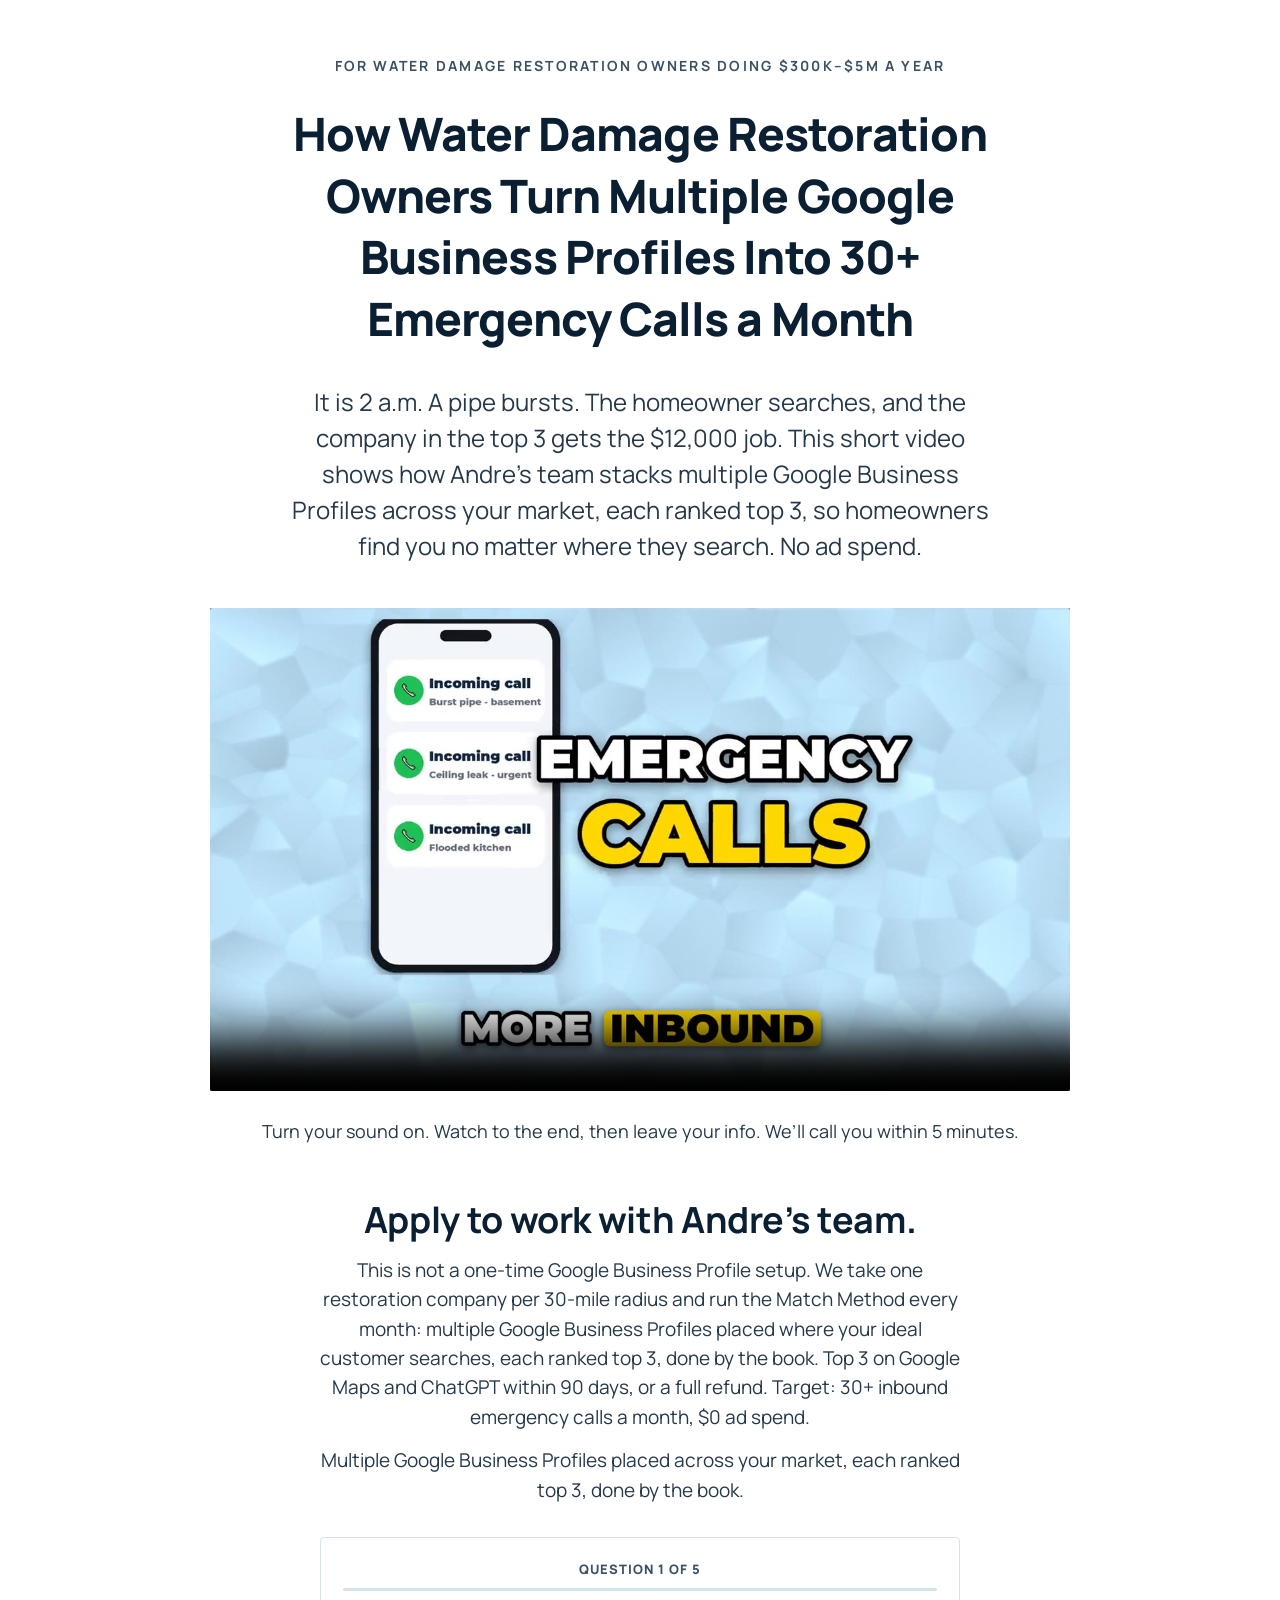
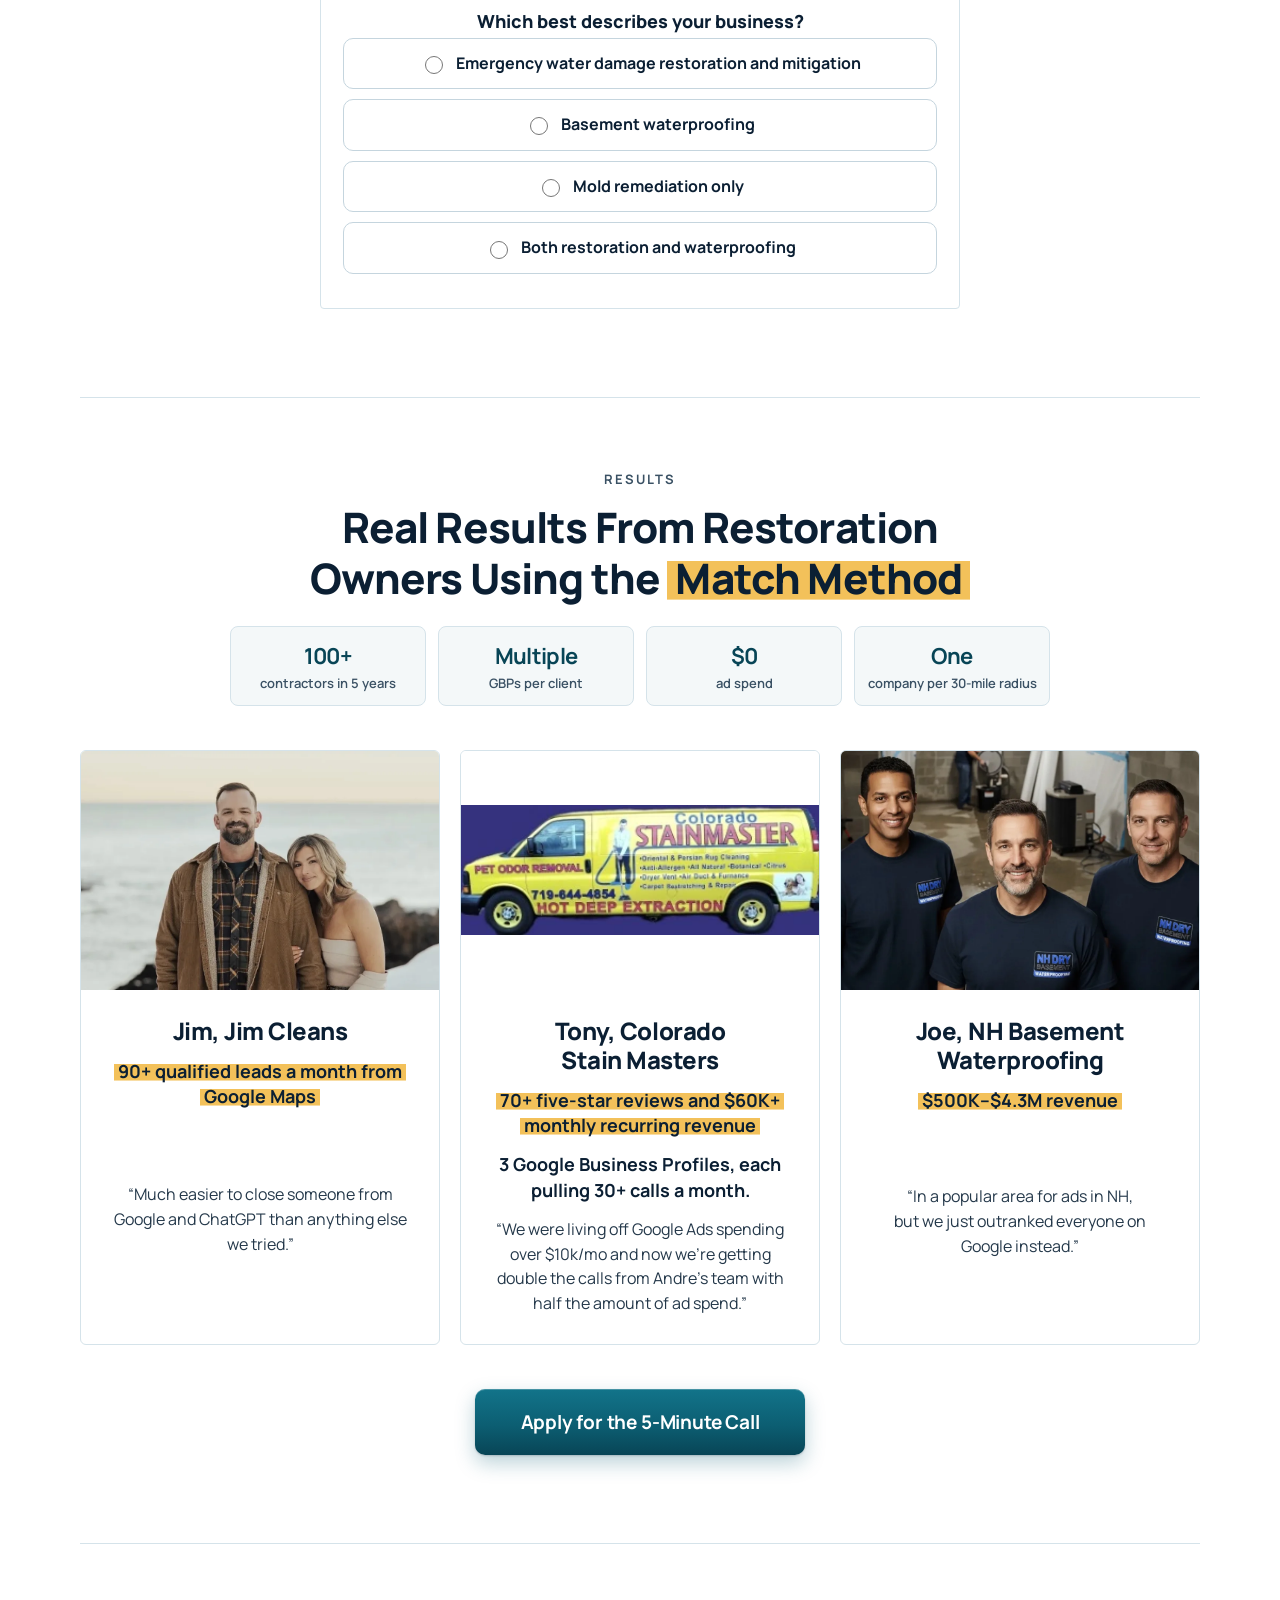
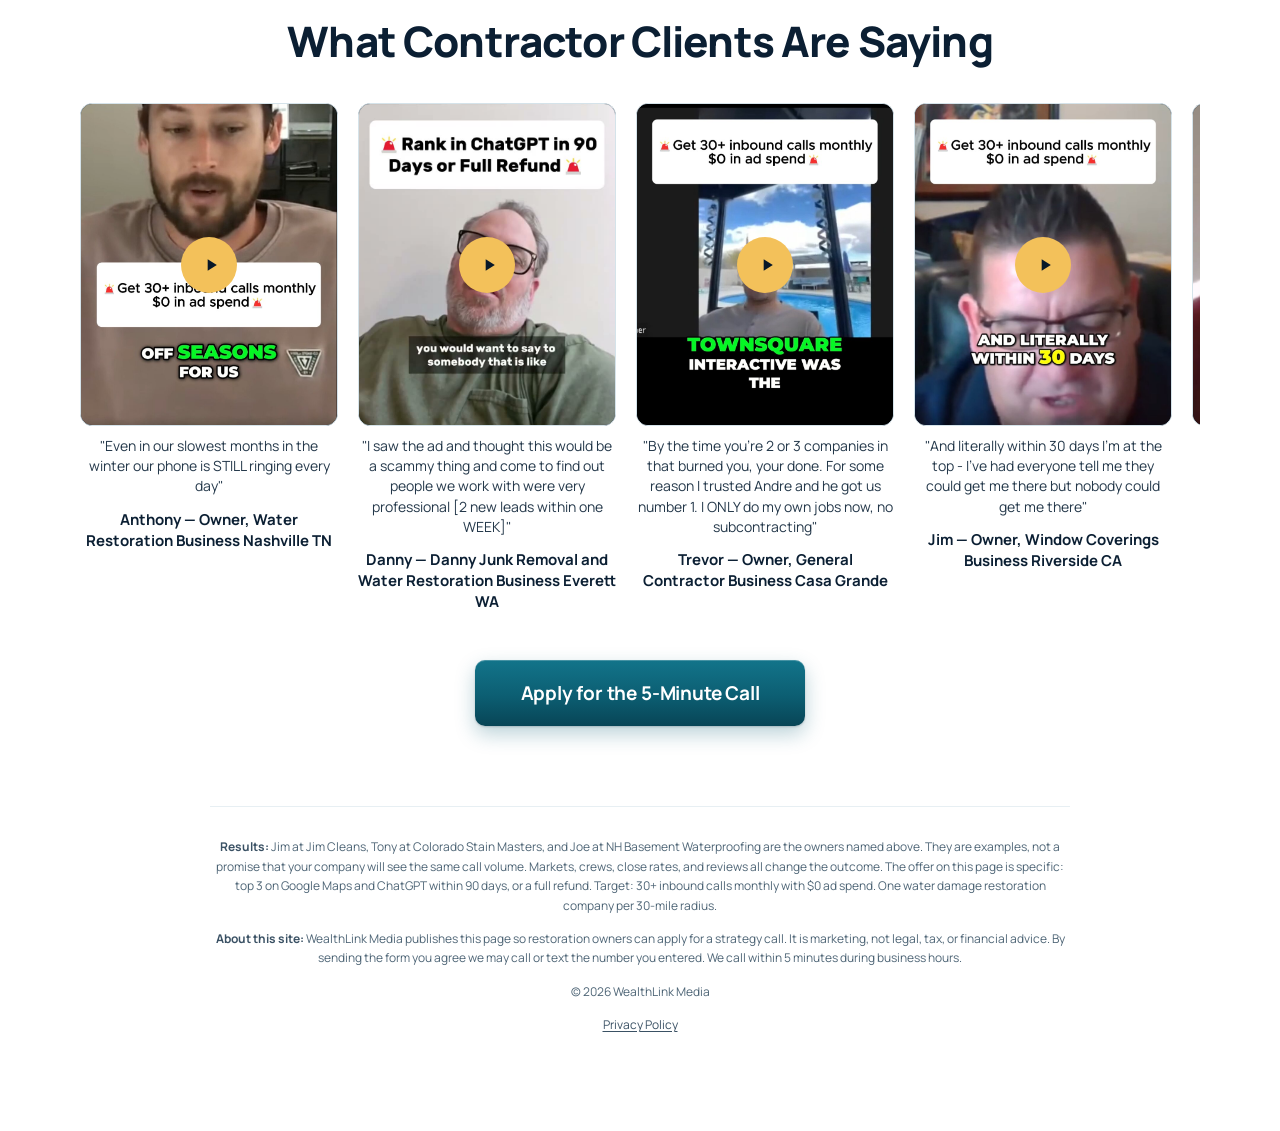
<file: index.html>
<!doctype html>
<html lang="en">
<head>
<meta charset="utf-8">
<meta name="viewport" content="width=device-width, initial-scale=1">
<link rel="icon" type="image/svg+xml" href="assets/favicon.svg">
<link rel="apple-touch-icon" href="assets/favicon.svg">
<title>30+ Emergency Calls a Month for Water Damage Restoration | WealthLink Media</title>
<meta name="description" content="Andre's team ranks one water damage restoration company per 30-mile radius in the top 3 on Google Maps and ChatGPT. 30+ inbound emergency calls a month within 90 days, or a full refund. $0 ad spend.">
<link rel="preconnect" href="https://fonts.googleapis.com">
<link rel="preconnect" href="https://fonts.gstatic.com" crossorigin>
<link href="https://fonts.googleapis.com/css2?family=Manrope:wght@400;600;700;800&display=swap" rel="stylesheet">
<link rel="stylesheet" href="css/style.css">
<script src="js/config.js"></script>
<!-- Meta Pixel Code -->
<script>
!function(f,b,e,v,n,t,s)
{if(f.fbq)return;n=f.fbq=function(){n.callMethod?
n.callMethod.apply(n,arguments):n.queue.push(arguments)};
if(!f._fbq)f._fbq=n;n.push=n;n.loaded=!0;n.version='2.0';
n.queue=[];t=b.createElement(e);t.async=!0;
t.src='https://connect.facebook.net/en_US/fbevents.js';
s=b.getElementsByTagName(e)[0];
s.parentNode.insertBefore(t,s)}(window, document,'script',
'https://connect.facebook.net/en_US/fbevents.js');
fbq('init', '1072650102023137');
fbq('track', 'PageView');
</script>
<noscript><img height="1" width="1" style="display:none"
src="https://www.facebook.com/tr?id=1072650102023137&ev=PageView&noscript=1"
/></noscript>
<!-- End Meta Pixel Code -->
</head>
<body>
<a class="skip" href="#book">Skip to the application</a>
<div class="page">

  <div class="hero">
    <p class="eyebrow">For water damage restoration owners doing $300K–$5M a year</p>

    <h1>How Water Damage Restoration Owners Turn Multiple Google Business Profiles Into 30+ Emergency Calls a Month</h1>

    <p class="hero-sub">It is 2 a.m. A pipe bursts. The homeowner searches, and the company in the top 3 gets the $12,000 job. This short video shows how Andre&rsquo;s team stacks multiple Google Business Profiles across your market, each ranked top 3, so homeowners find you no matter where they search. No ad spend.</p>

    <div class="vsl">
      <video id="hero-vsl" controls playsinline webkit-playsinline preload="metadata" poster="assets/video/vsl-poster.jpg" width="1280" height="720" aria-label="Two minute video: how restoration companies get emergency calls from Google Maps and ChatGPT">
        <source src="assets/video/vsl.mp4" type="video/mp4">
      </video>
    </div>

    <p class="vsl-note">Turn your sound on. Watch to the end, then leave your info. We&rsquo;ll call you within 5 minutes.</p>

    <div class="form-head">
      <h2>Apply to work with Andre&rsquo;s team.</h2>
      <p>This is not a one-time Google Business Profile setup. We take one restoration company per 30-mile radius and run the Match Method every month: multiple Google Business Profiles placed where your ideal customer searches, each ranked top 3, done by the book. Top 3 on Google Maps and ChatGPT within 90 days, or a full refund. Target: 30+ inbound emergency calls a month, $0 ad spend.</p>
      <p>Multiple Google Business Profiles placed across your market, each ranked top 3, done by the book.</p>
    </div>

    <div id="book" class="form-shell">
      <form id="leadForm" class="lead-form" data-qualifier="1" novalidate>
        <p class="step-count" id="stepCount">Question 1 of 5</p>
        <div class="form-progress" aria-hidden="true"><i></i></div>

        <div class="field" data-step="businessType">
          <div class="field-inner">
            <fieldset class="choice-list">
              <legend>Which best describes your business?</legend>
              <label class="choice"><input type="radio" name="business_type" value="emergency_restoration"> Emergency water damage restoration and mitigation</label>
              <label class="choice"><input type="radio" name="business_type" value="basement_waterproofing"> Basement waterproofing</label>
              <label class="choice"><input type="radio" name="business_type" value="mold_only"> Mold remediation only</label>
              <label class="choice"><input type="radio" name="business_type" value="restoration_and_waterproofing"> Both restoration and waterproofing</label>
            </fieldset>
            <p class="field-error">Choose the option that fits your company.</p>
          </div>
        </div>

        <div class="field" data-step="jobType">
          <div class="field-inner">
            <fieldset class="choice-list">
              <legend>What kind of jobs are you going after?</legend>
              <label class="choice"><input type="radio" name="job_type" value="insurance_jobs"> Full mitigation jobs with insurance claims ($10,000+)</label>
              <label class="choice"><input type="radio" name="job_type" value="smaller_jobs"> Smaller extraction and cleanup jobs</label>
              <label class="choice"><input type="radio" name="job_type" value="mix"> A mix of both</label>
            </fieldset>
            <p class="field-error">Choose the jobs you want.</p>
          </div>
        </div>

        <div class="field" data-step="revenue">
          <div class="field-inner">
            <fieldset class="choice-list">
              <legend>Where are you at monthly right now, and where do you want to be?</legend>
              <label class="select-label" for="currentRevenue">Current monthly revenue</label>
              <select id="currentRevenue" name="current_revenue">
                <option value="">Select current revenue</option>
                <option value="under_25k">Under $25K</option>
                <option value="25k_50k">$25K–$50K</option>
                <option value="50k_100k">$50K–$100K</option>
                <option value="100k_250k">$100K–$250K</option>
                <option value="250k_500k">$250K–$500K</option>
                <option value="500k_plus">$500K+</option>
              </select>
              <label class="select-label" for="targetRevenue">Target monthly revenue</label>
              <select id="targetRevenue" name="target_revenue">
                <option value="">Select target revenue</option>
                <option value="under_25k">Under $25K</option>
                <option value="25k_50k">$25K–$50K</option>
                <option value="50k_100k">$50K–$100K</option>
                <option value="100k_250k">$100K–$250K</option>
                <option value="250k_500k">$250K–$500K</option>
                <option value="500k_plus">$500K+</option>
              </select>
            </fieldset>
            <p class="field-error">Choose both your current and target monthly revenue.</p>
            <button type="button" class="cta form-next">Next</button>
          </div>
        </div>

        <div class="field" data-step="marketing">
          <div class="field-inner">
            <fieldset class="choice-list">
              <legend>Roughly how much are you investing into marketing each month?</legend>
              <label class="choice"><input type="radio" name="marketing_spend" value="under_1k"> Under $1K</label>
              <label class="choice"><input type="radio" name="marketing_spend" value="1k_3k"> $1,000-$3,000</label>
              <label class="choice"><input type="radio" name="marketing_spend" value="3k_6k"> $3,000-$6,000</label>
              <label class="choice"><input type="radio" name="marketing_spend" value="6k_10k"> $6,000-$10,000</label>
              <label class="choice"><input type="radio" name="marketing_spend" value="10k_plus"> $10,000+</label>
            </fieldset>
            <p class="field-error">Choose your monthly marketing spend.</p>
          </div>
        </div>

        <div class="field" data-step="phone">
          <div class="field-inner">
            <label for="phone">Phone number</label>
            <input type="tel" id="phone" name="phone" placeholder="(555) 123-4567" autocomplete="tel" inputmode="tel">
            <p class="field-error">Enter a 10-digit phone number.</p>
            <button type="submit" class="cta">Call Me Within 5 Minutes</button>
            <p class="fine-print">One company per 30-mile radius. We call within 5 minutes.</p>
          </div>
        </div>

        <div class="form-screenout" id="formScreenout" hidden>
          <p id="screenoutCopy"></p>
          <a class="cta" href="book-untracked.html">Book a Call</a>
        </div>

        <button type="button" class="form-back" hidden>Back</button>
      </form>
    </div>
  </div>

  <section class="proof" aria-labelledby="proof-title">
    <div class="proof-head">
      <p class="eyebrow">Results</p>
      <h2 id="proof-title">Real Results From Restoration Owners Using the <span class="hl">Match Method</span></h2>
      <ul class="stats">
        <li><strong>100+</strong><span>contractors in 5 years</span></li>
        <li><strong>Multiple</strong><span>GBPs per client</span></li>
        <li><strong>$0</strong><span>ad spend</span></li>
        <li><strong>One</strong><span>company per 30-mile radius</span></li>
      </ul>
    </div>

    <div class="proof-grid">
      <article class="card">
        <div class="card-media">
          <img class="card-photo" src="assets/proof/jim-cleans.webp" alt="Jim of Jim Cleans with his wife">
        </div>
        <div class="card-body">
          <h3>Jim, Jim Cleans</h3>
          <p class="metric"><span class="hl hl-sm">90+ qualified leads a month from Google Maps</span></p>
          <p class="quote"><span>&ldquo;Much easier to close someone from Google and ChatGPT than anything else we tried.&rdquo;</span></p>
        </div>
      </article>

      <article class="card">
        <div class="card-media">
          <img class="card-photo card-photo-logo" src="assets/proof/tony-colorado-stainmasters.webp" alt="Colorado Stain Masters van and company logo">
        </div>
        <div class="card-body">
          <h3>Tony, Colorado Stain Masters</h3>
          <p class="metric"><span class="hl hl-sm">70+ five-star reviews and $60K+ monthly recurring revenue</span></p>
          <p class="metric">3 Google Business Profiles, each pulling 30+ calls a month.</p>
          <p class="quote"><span>&ldquo;We were living off Google Ads spending over $10k/mo and now we&rsquo;re getting double the calls from Andre&rsquo;s team with half the amount of ad spend.&rdquo;</span></p>
        </div>
      </article>

      <article class="card">
        <div class="card-media">
          <img class="card-photo" src="assets/proof/joe-nh-basement.webp" alt="Joe and the NH Basement Waterproofing team">
        </div>
        <div class="card-body">
          <h3>Joe, NH Basement Waterproofing</h3>
          <p class="metric"><span class="hl hl-sm">$500K–$4.3M revenue</span></p>
          <p class="quote"><span>&ldquo;In a popular area for ads in NH, but we just outranked everyone on Google instead.&rdquo;</span></p>
        </div>
      </article>
    </div>

    <a class="cta" href="#book">Apply for the 5-Minute Call</a>
  </section>

  <section class="videos" aria-labelledby="videos-title">
    <h2 id="videos-title">What Contractor Clients Are Saying</h2>
    <div id="client-videos" class="rail"></div>
    <a class="cta" href="#book">Apply for the 5-Minute Call</a>
  </section>

  <footer class="legal">
    <p><strong>Results:</strong> Jim at Jim Cleans, Tony at Colorado Stain Masters, and Joe at NH Basement Waterproofing are the owners named above. They are examples, not a promise that your company will see the same call volume. Markets, crews, close rates, and reviews all change the outcome. The offer on this page is specific: top 3 on Google Maps and ChatGPT within 90 days, or a full refund. Target: 30+ inbound calls monthly with $0 ad spend. One water damage restoration company per 30-mile radius.</p>
    <p><strong>About this site:</strong> WealthLink Media publishes this page so restoration owners can apply for a strategy call. It is marketing, not legal, tax, or financial advice. By sending the form you agree we may call or text the number you entered. We call within 5 minutes during business hours.</p>
    <p>© 2026 WealthLink Media</p>
    <p class="legal-links">
      <a href="privacy.html">Privacy Policy</a>
    </p>
  </footer>
</div>

<script src="js/testimonials-data.js"></script>
<script src="js/main.js"></script>
<script>
  renderTestimonials("client-videos", window.HOME_TESTIMONIAL_IDS);
  var leadForm = document.getElementById("leadForm");
  wireLeadForm(leadForm);
  wireProgressiveForm(leadForm);
</script>
</body>
</html>
</file>
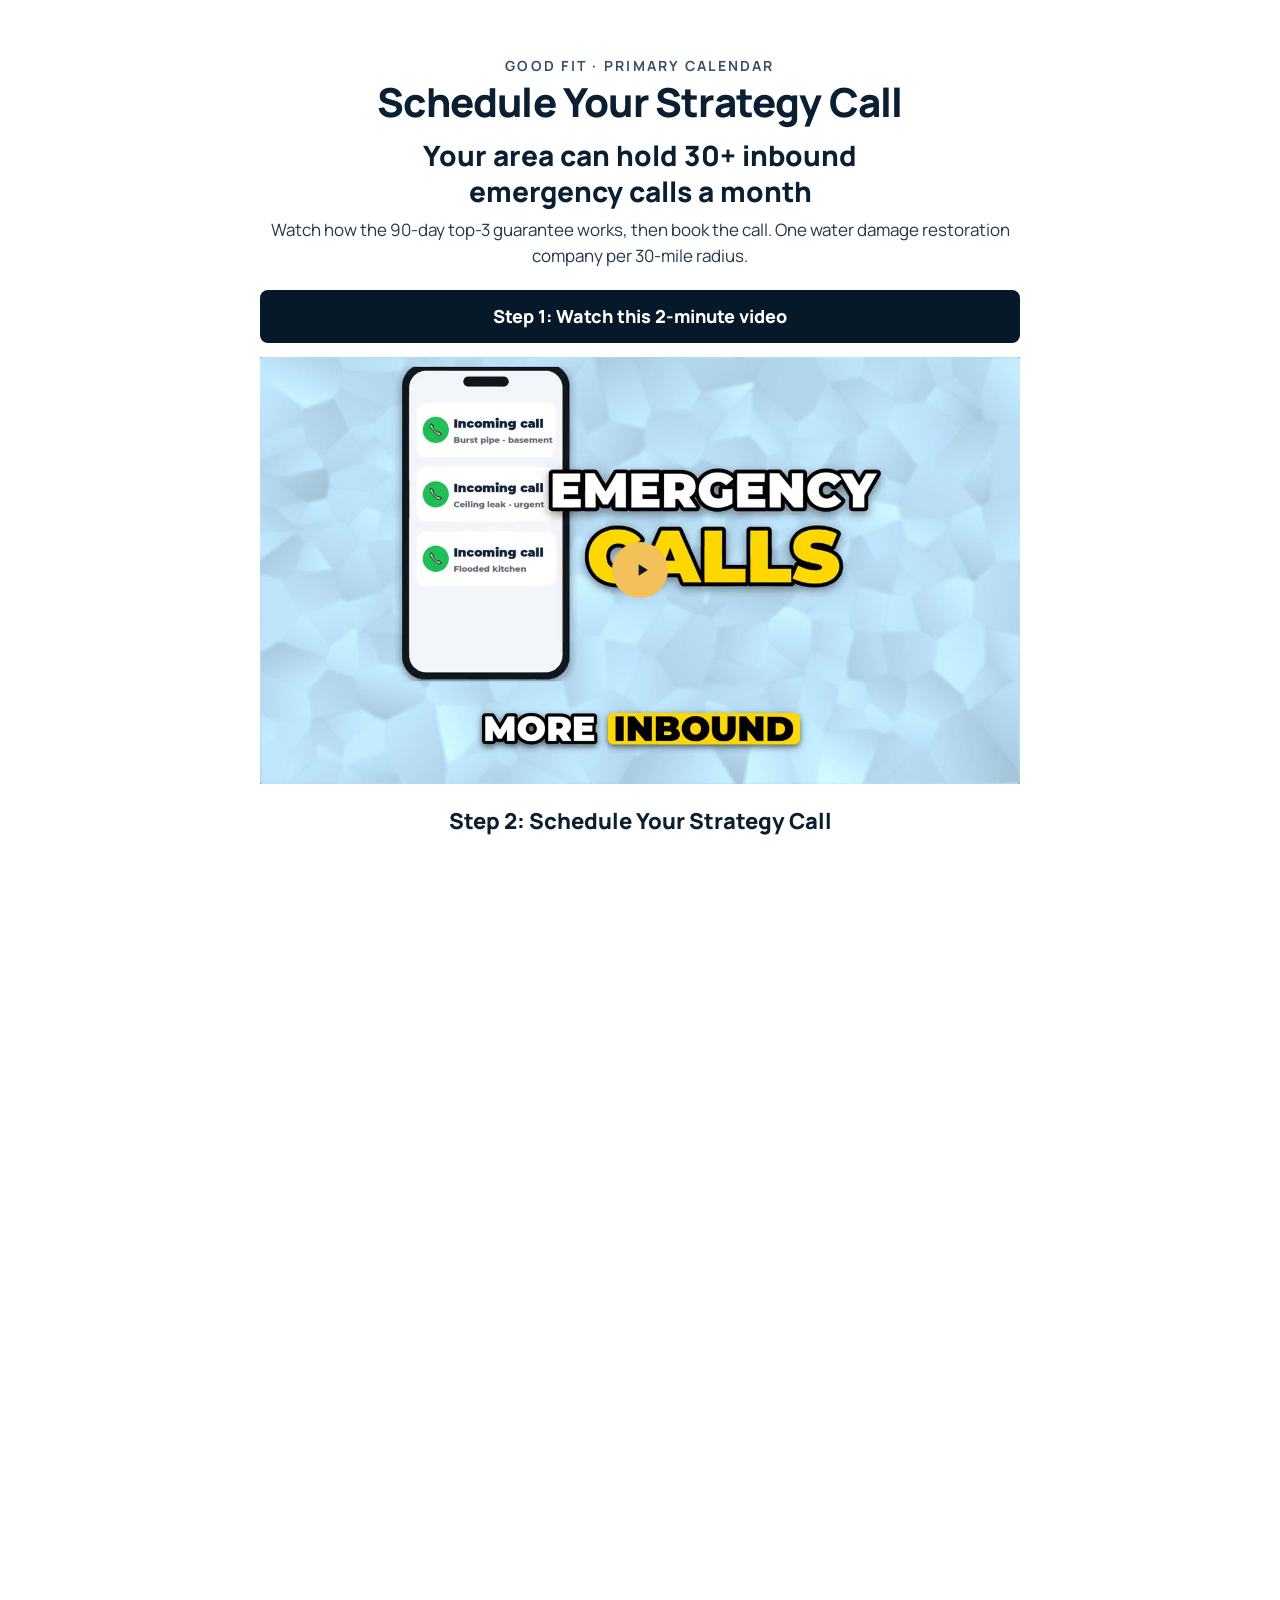
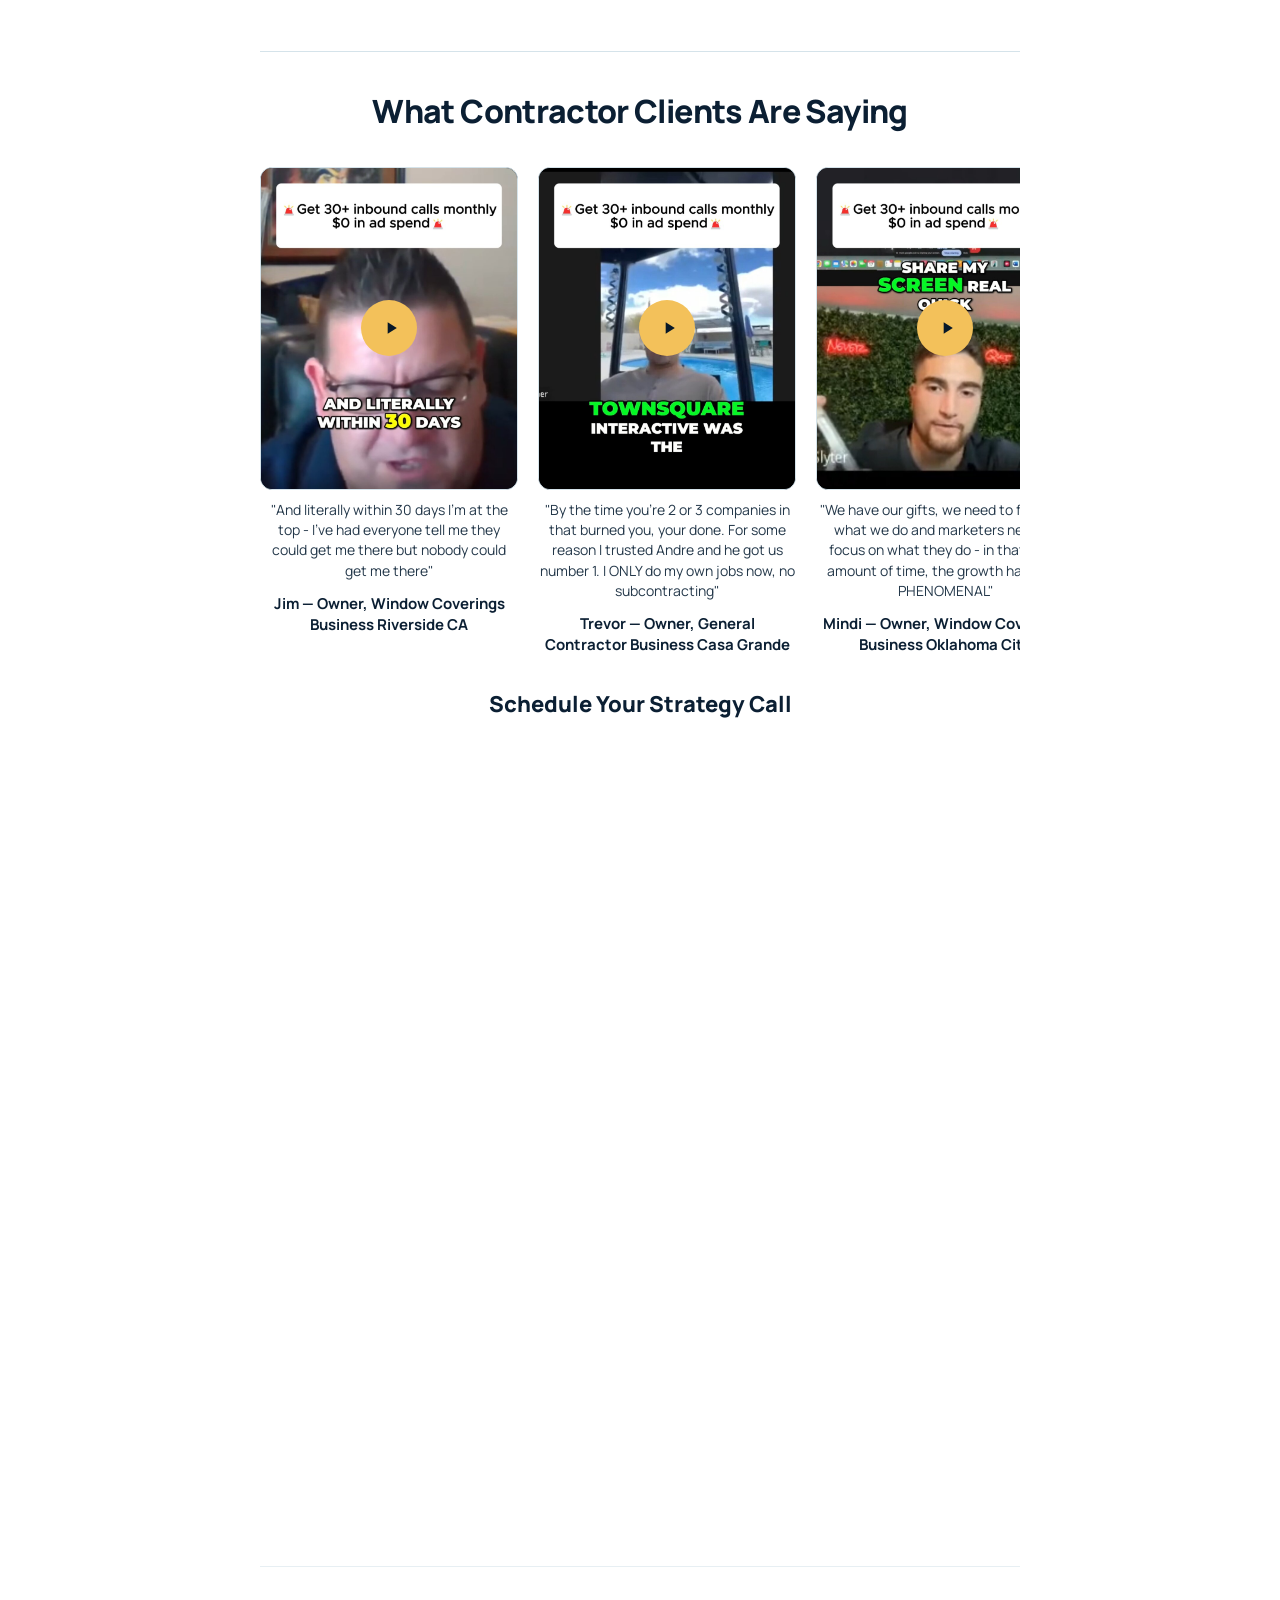
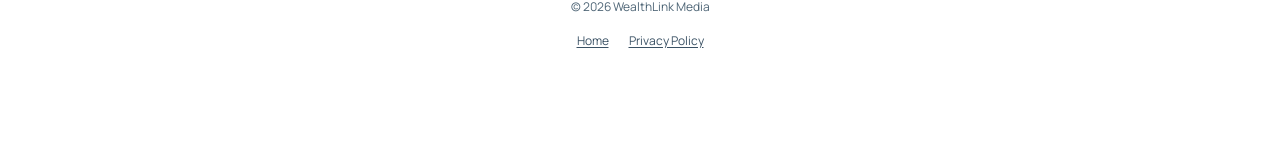
<file: book-tracked.html>
<!doctype html>
<html lang="en">
<head>
<meta charset="utf-8">
<meta name="viewport" content="width=device-width, initial-scale=1">
<link rel="icon" type="image/svg+xml" href="assets/favicon.svg">
<title>Schedule Your Strategy Call | WealthLink Media</title>
<meta name="robots" content="noindex">
<link rel="preconnect" href="https://fonts.googleapis.com">
<link rel="preconnect" href="https://fonts.gstatic.com" crossorigin>
<link href="https://fonts.googleapis.com/css2?family=Manrope:wght@400;600;700;800&display=swap" rel="stylesheet">
<link rel="stylesheet" href="css/style.css">
<script src="js/config.js"></script>
</head>
<body>
<div class="page">
  <div class="subpage">
    <p class="eyebrow">Good fit · primary calendar</p>
    <h1>Schedule Your Strategy Call</h1>
    <p class="report-heading" id="reportHeading">Your area can hold 30+ inbound emergency calls a month</p>
    <p class="report-subheading">Watch how the 90-day top-3 guarantee works, then book the call. One water damage restoration company per 30-mile radius.</p>

    <div class="step-bar" id="stepBar">Step 1: Watch this 2-minute video</div>
    <div id="explainer-video"></div>

    <p class="step2-heading" id="step2Heading">Step 2: Schedule Your Strategy Call</p>
    <div class="calendar-card">
      <div class="calendar-embed-container" id="calendarEmbed">
        <p class="calendar-loading">Loading calendar…</p>
      </div>
    </div>

    <section class="videos">
      <h2>What Contractor Clients Are Saying</h2>
      <div id="booking-testimonials" class="rail"></div>
    </section>

    <p class="step2-heading">Schedule Your Strategy Call</p>
    <div class="calendar-card">
      <div class="calendar-embed-container" id="calendarEmbedBottom">
        <p class="calendar-loading">Loading calendar…</p>
      </div>
    </div>

    <footer class="legal">
      <p>© 2026 WealthLink Media</p>
      <p class="legal-links">
        <a href="index.html">Home</a>
        <a href="privacy.html">Privacy Policy</a>
      </p>
    </footer>
  </div>
</div>
<script src="js/testimonials-data.js"></script>
<script src="js/main.js"></script>
<script>
  (function () {
    var fn = getLeadFirstName();
    var biz = getLeadBusinessName();
    if (fn && biz) {
      document.getElementById("reportHeading").textContent =
        "Congrats " + fn + ", " + biz + " can hold 30+ inbound emergency calls a month";
    }
  })();
  renderExplainerVideo("explainer-video", "stepBar");
  loadGhlCalendar("calendarEmbed", window.RANKFLOW_CONFIG.GHL_CALENDAR_TRACKED_URL);
  renderTestimonials("booking-testimonials", window.BOOKING_TESTIMONIAL_IDS);
  loadGhlCalendar("calendarEmbedBottom", window.RANKFLOW_CONFIG.GHL_CALENDAR_TRACKED_URL);
</script>
</body>
</html>
</file>
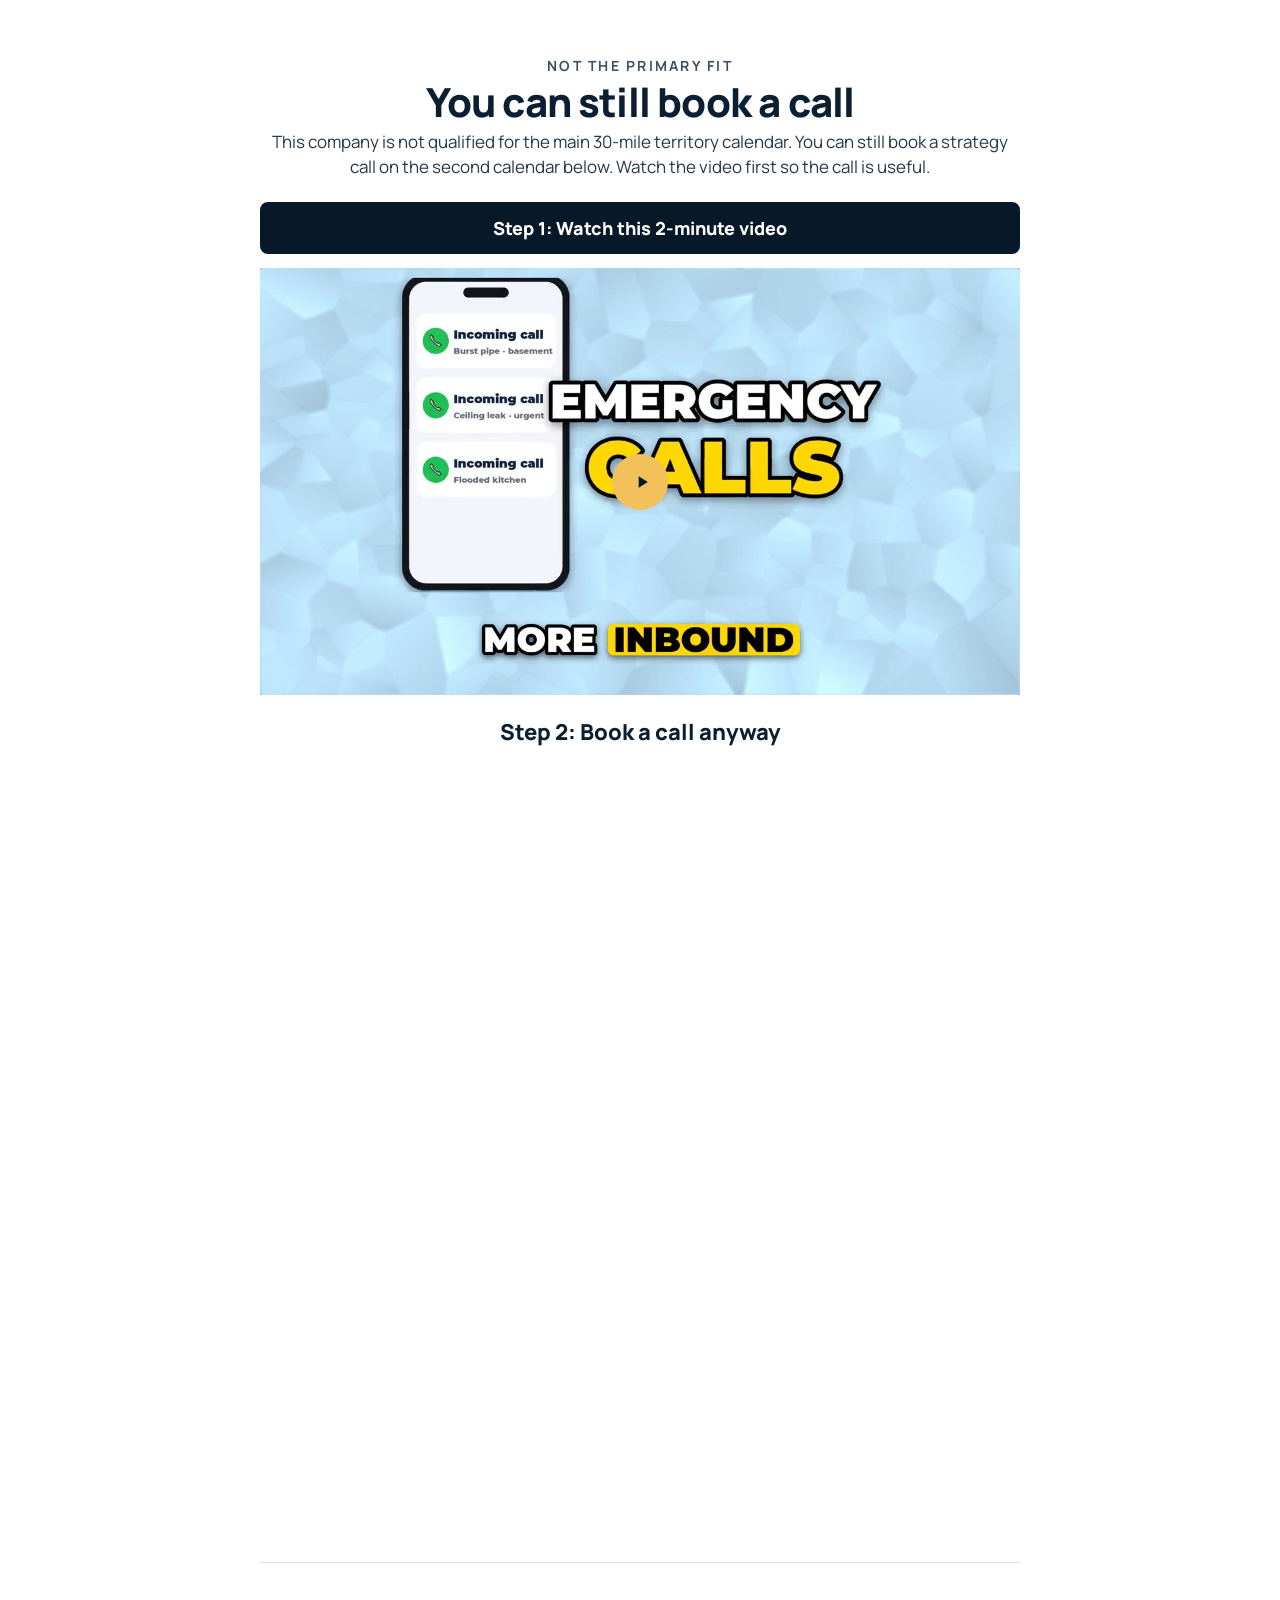
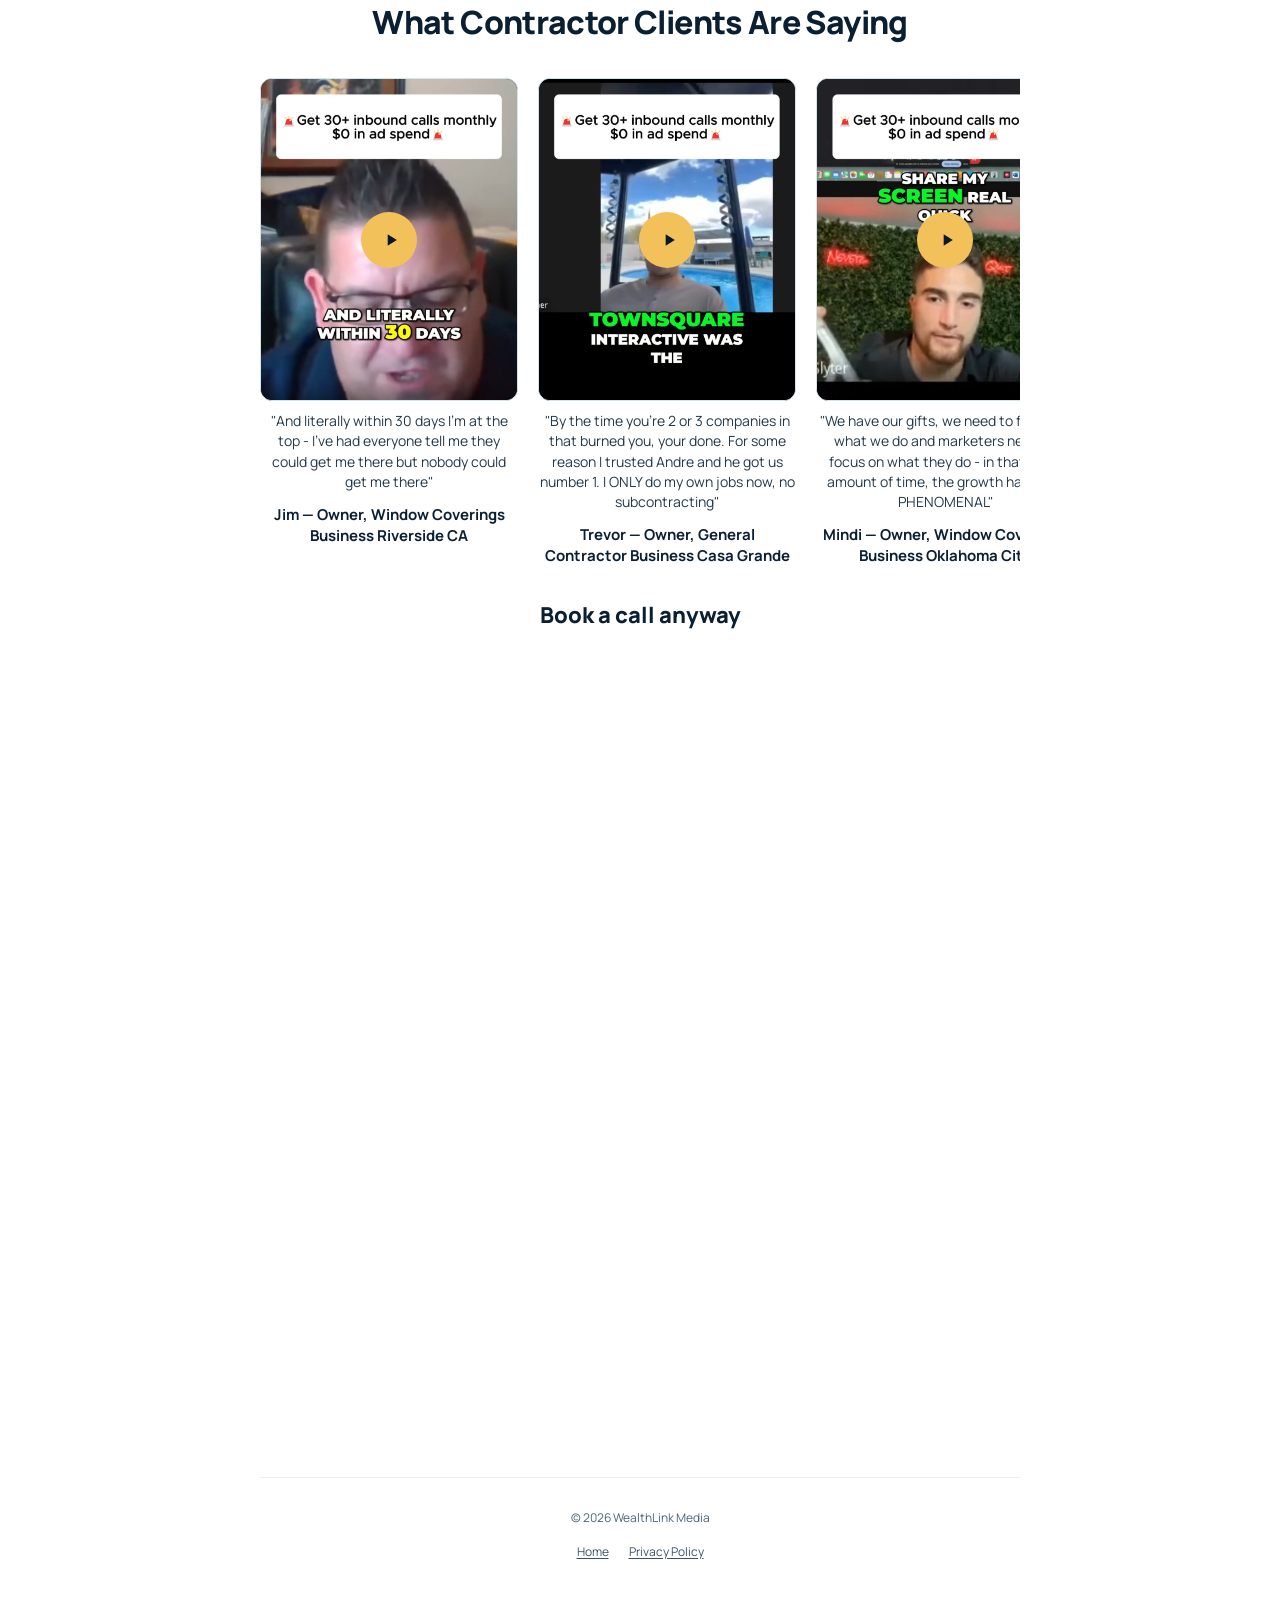
<file: book-untracked.html>
<!doctype html>
<html lang="en">
<head>
<meta charset="utf-8">
<meta name="viewport" content="width=device-width, initial-scale=1">
<link rel="icon" type="image/svg+xml" href="assets/favicon.svg">
<title>You Can Still Book a Call | WealthLink Media</title>
<meta name="robots" content="noindex">
<link rel="preconnect" href="https://fonts.googleapis.com">
<link rel="preconnect" href="https://fonts.gstatic.com" crossorigin>
<link href="https://fonts.googleapis.com/css2?family=Manrope:wght@400;600;700;800&display=swap" rel="stylesheet">
<link rel="stylesheet" href="css/style.css">
<script src="js/config.js"></script>
</head>
<body>
<div class="page">
  <div class="subpage">
    <p class="eyebrow">Not the primary fit</p>
    <h1>You can still book a call</h1>
    <p class="report-subheading">This company is not qualified for the main 30-mile territory calendar. You can still book a strategy call on the second calendar below. Watch the video first so the call is useful.</p>

    <div class="step-bar" id="stepBar">Step 1: Watch this 2-minute video</div>
    <div id="explainer-video"></div>

    <p class="step2-heading">Step 2: Book a call anyway</p>
    <div class="calendar-card">
      <div class="calendar-embed-container" id="calendarEmbed">
        <p class="calendar-loading">Loading calendar…</p>
      </div>
    </div>

    <section class="videos">
      <h2>What Contractor Clients Are Saying</h2>
      <div id="booking-testimonials" class="rail"></div>
    </section>

    <p class="step2-heading">Book a call anyway</p>
    <div class="calendar-card">
      <div class="calendar-embed-container" id="calendarEmbedBottom">
        <p class="calendar-loading">Loading calendar…</p>
      </div>
    </div>

    <footer class="legal">
      <p>© 2026 WealthLink Media</p>
      <p class="legal-links">
        <a href="index.html">Home</a>
        <a href="privacy.html">Privacy Policy</a>
      </p>
    </footer>
  </div>
</div>
<script src="js/testimonials-data.js"></script>
<script src="js/main.js"></script>
<script>
  renderExplainerVideo("explainer-video", "stepBar");
  loadGhlCalendar("calendarEmbed", window.RANKFLOW_CONFIG.GHL_CALENDAR_UNTRACKED_URL);
  renderTestimonials("booking-testimonials", window.BOOKING_TESTIMONIAL_IDS);
  loadGhlCalendar("calendarEmbedBottom", window.RANKFLOW_CONFIG.GHL_CALENDAR_UNTRACKED_URL);
</script>
</body>
</html>
</file>
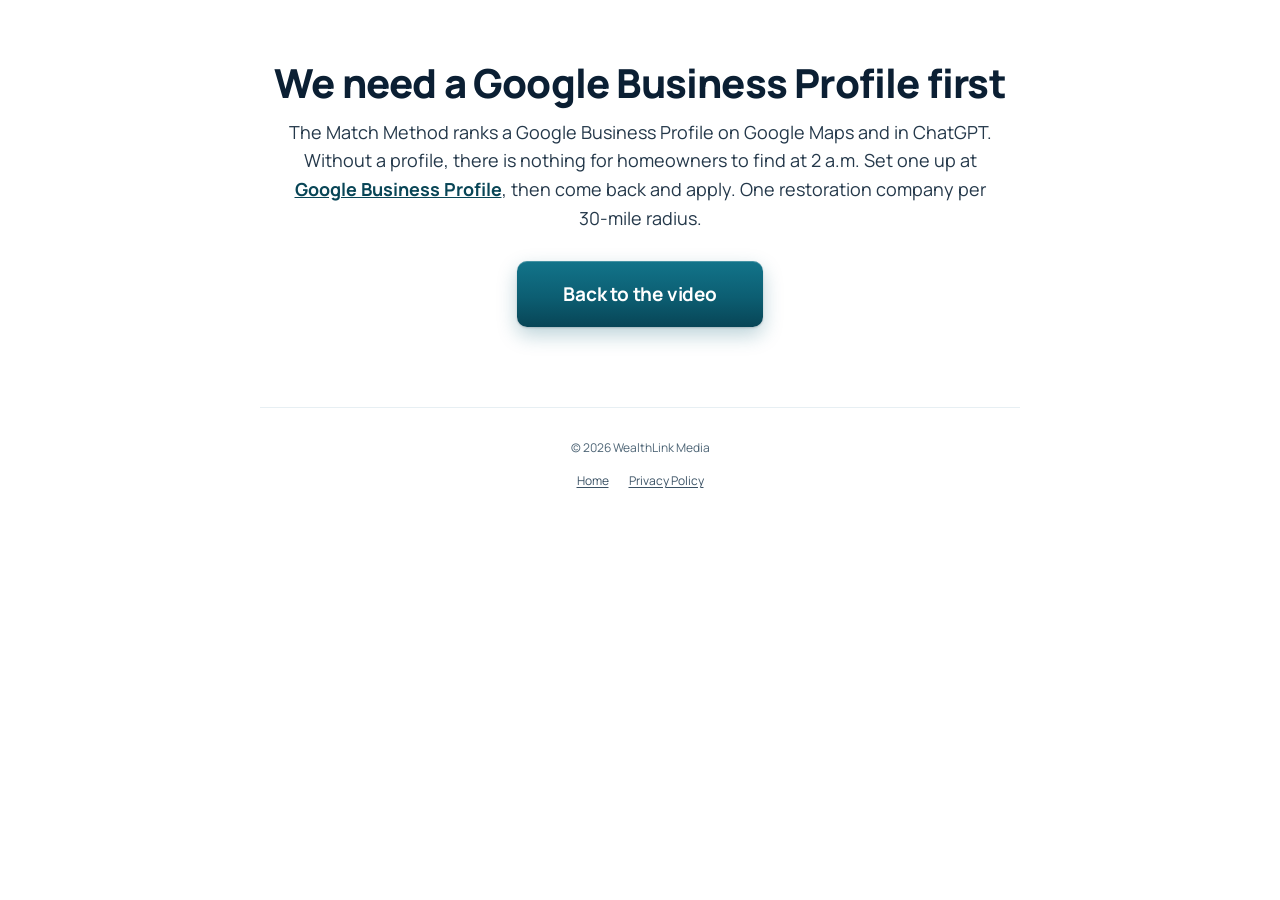
<file: no-google-business.html>
<!doctype html>
<html lang="en">
<head>
<meta charset="utf-8">
<meta name="viewport" content="width=device-width, initial-scale=1">
<link rel="icon" type="image/svg+xml" href="assets/favicon.svg">
<title>Google Business Profile Required | WealthLink Media</title>
<meta name="robots" content="noindex">
<link rel="preconnect" href="https://fonts.googleapis.com">
<link rel="preconnect" href="https://fonts.gstatic.com" crossorigin>
<link href="https://fonts.googleapis.com/css2?family=Manrope:wght@400;600;700;800&display=swap" rel="stylesheet">
<link rel="stylesheet" href="css/style.css">
<script src="js/config.js"></script>
</head>
<body>
<div class="page">
  <div class="subpage">
    <h1>We need a Google Business Profile first</h1>
    <p class="page-copy">The Match Method ranks a Google Business Profile on Google Maps and in ChatGPT. Without a profile, there is nothing for homeowners to find at 2 a.m. Set one up at <a href="https://business.google.com/" target="_blank" rel="noopener">Google Business Profile</a>, then come back and apply. One restoration company per 30-mile radius.</p>
    <p style="text-align:center;margin-top:28px;"><a class="cta" href="index.html">Back to the video</a></p>
    <footer class="legal">
      <p>© 2026 WealthLink Media</p>
      <p class="legal-links">
        <a href="index.html">Home</a>
        <a href="privacy.html">Privacy Policy</a>
      </p>
    </footer>
  </div>
</div>
<script src="js/main.js"></script>
</body>
</html>
</file>
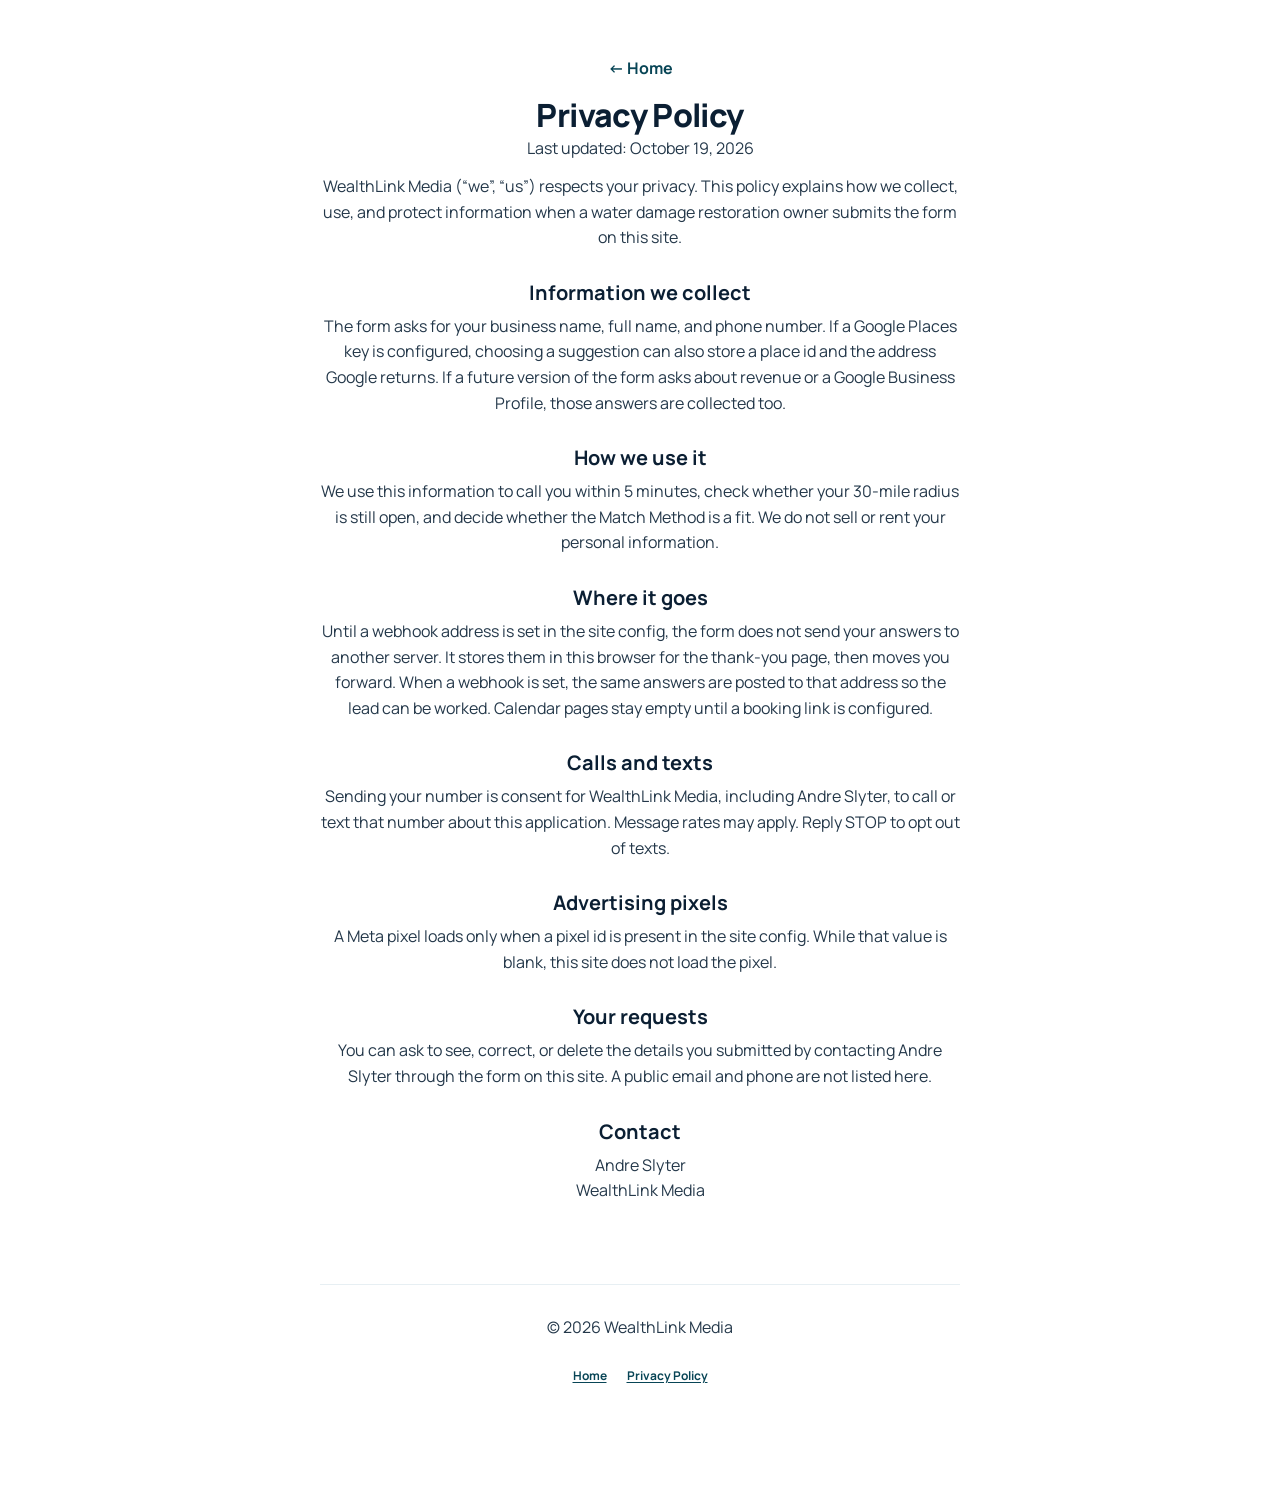
<file: privacy.html>
<!doctype html>
<html lang="en">
<head>
<meta charset="utf-8">
<meta name="viewport" content="width=device-width, initial-scale=1">
<link rel="icon" type="image/svg+xml" href="assets/favicon.svg">
<title>Privacy Policy | WealthLink Media</title>
<meta name="description" content="Privacy policy for the WealthLink Media water damage restoration landing page.">
<link rel="preconnect" href="https://fonts.googleapis.com">
<link rel="preconnect" href="https://fonts.gstatic.com" crossorigin>
<link href="https://fonts.googleapis.com/css2?family=Manrope:wght@400;600;700;800&display=swap" rel="stylesheet">
<link rel="stylesheet" href="css/style.css">
<script src="js/config.js"></script>
</head>
<body>
<div class="page">
  <div class="legal-page">
    <p class="back-link"><a href="index.html">← Home</a></p>
    <h1>Privacy Policy</h1>
    <p class="legal-updated">Last updated: October 19, 2026</p>

    <p>WealthLink Media (&ldquo;we&rdquo;, &ldquo;us&rdquo;) respects your privacy. This policy explains how we collect, use, and protect information when a water damage restoration owner submits the form on this site.</p>

    <h2>Information we collect</h2>
    <p>The form asks for your business name, full name, and phone number. If a Google Places key is configured, choosing a suggestion can also store a place id and the address Google returns. If a future version of the form asks about revenue or a Google Business Profile, those answers are collected too.</p>

    <h2>How we use it</h2>
    <p>We use this information to call you within 5 minutes, check whether your 30-mile radius is still open, and decide whether the Match Method is a fit. We do not sell or rent your personal information.</p>

    <h2>Where it goes</h2>
    <p>Until a webhook address is set in the site config, the form does not send your answers to another server. It stores them in this browser for the thank-you page, then moves you forward. When a webhook is set, the same answers are posted to that address so the lead can be worked. Calendar pages stay empty until a booking link is configured.</p>

    <h2>Calls and texts</h2>
    <p>Sending your number is consent for WealthLink Media, including Andre Slyter, to call or text that number about this application. Message rates may apply. Reply STOP to opt out of texts.</p>

    <h2>Advertising pixels</h2>
    <p>A Meta pixel loads only when a pixel id is present in the site config. While that value is blank, this site does not load the pixel.</p>

    <h2>Your requests</h2>
    <p>You can ask to see, correct, or delete the details you submitted by contacting Andre Slyter through the form on this site. A public email and phone are not listed here.</p>

    <h2>Contact</h2>
    <p id="privacyContact">Andre Slyter<br>WealthLink Media</p>

    <footer class="legal">
      <p>© 2026 WealthLink Media</p>
      <p class="legal-links">
        <a href="index.html">Home</a>
        <a href="privacy.html">Privacy Policy</a>
      </p>
    </footer>
  </div>
</div>
<script src="js/main.js"></script>
</body>
</html>
</file>
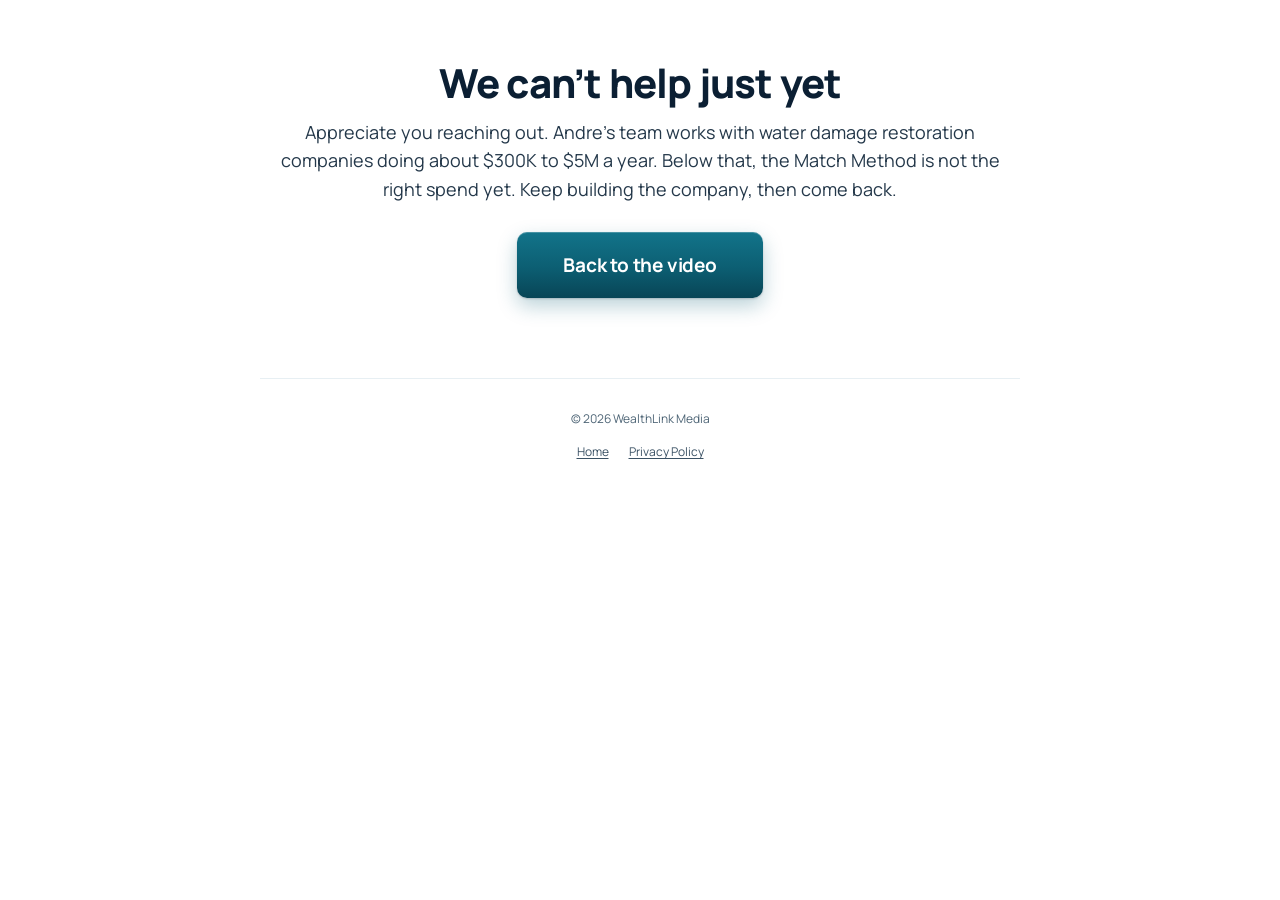
<file: sorry.html>
<!doctype html>
<html lang="en">
<head>
<meta charset="utf-8">
<meta name="viewport" content="width=device-width, initial-scale=1">
<link rel="icon" type="image/svg+xml" href="assets/favicon.svg">
<title>Not a Fit Yet | WealthLink Media</title>
<meta name="robots" content="noindex">
<link rel="preconnect" href="https://fonts.googleapis.com">
<link rel="preconnect" href="https://fonts.gstatic.com" crossorigin>
<link href="https://fonts.googleapis.com/css2?family=Manrope:wght@400;600;700;800&display=swap" rel="stylesheet">
<link rel="stylesheet" href="css/style.css">
<script src="js/config.js"></script>
</head>
<body>
<div class="page">
  <div class="subpage">
    <h1>We can&rsquo;t help just yet</h1>
    <p class="page-copy" id="sorryCopy">Appreciate you reaching out. Andre&rsquo;s team works with water damage restoration companies doing about $300K to $5M a year. Below that, the Match Method is not the right spend yet. Keep building the company, then come back.</p>
    <p style="text-align:center;margin-top:28px;"><a class="cta" href="index.html">Back to the video</a></p>
    <footer class="legal">
      <p>© 2026 WealthLink Media</p>
      <p class="legal-links">
        <a href="index.html">Home</a>
        <a href="privacy.html">Privacy Policy</a>
      </p>
    </footer>
  </div>
</div>
<script src="js/main.js"></script>
<script>
  (function () {
    var el = document.getElementById("sorryCopy");
    var reason = new URLSearchParams(window.location.search).get("reason");
    if (reason === "service") {
      el.textContent = "Appreciate you reaching out. Andre's team works with emergency water damage restoration and mitigation companies, including companies that do both restoration and waterproofing. Mold remediation only, and basement waterproofing only, are not a fit for this offer.";
      return;
    }
    var name = getLeadFirstName();
    if (!name) return;
    el.textContent = "Hey " + name + ", appreciate you reaching out. Andre's team works with water damage restoration companies doing about $300K to $5M a year. Below that, the Match Method is not the right spend yet. Keep building the company, then come back.";
  })();
</script>
</body>
</html>
</file>
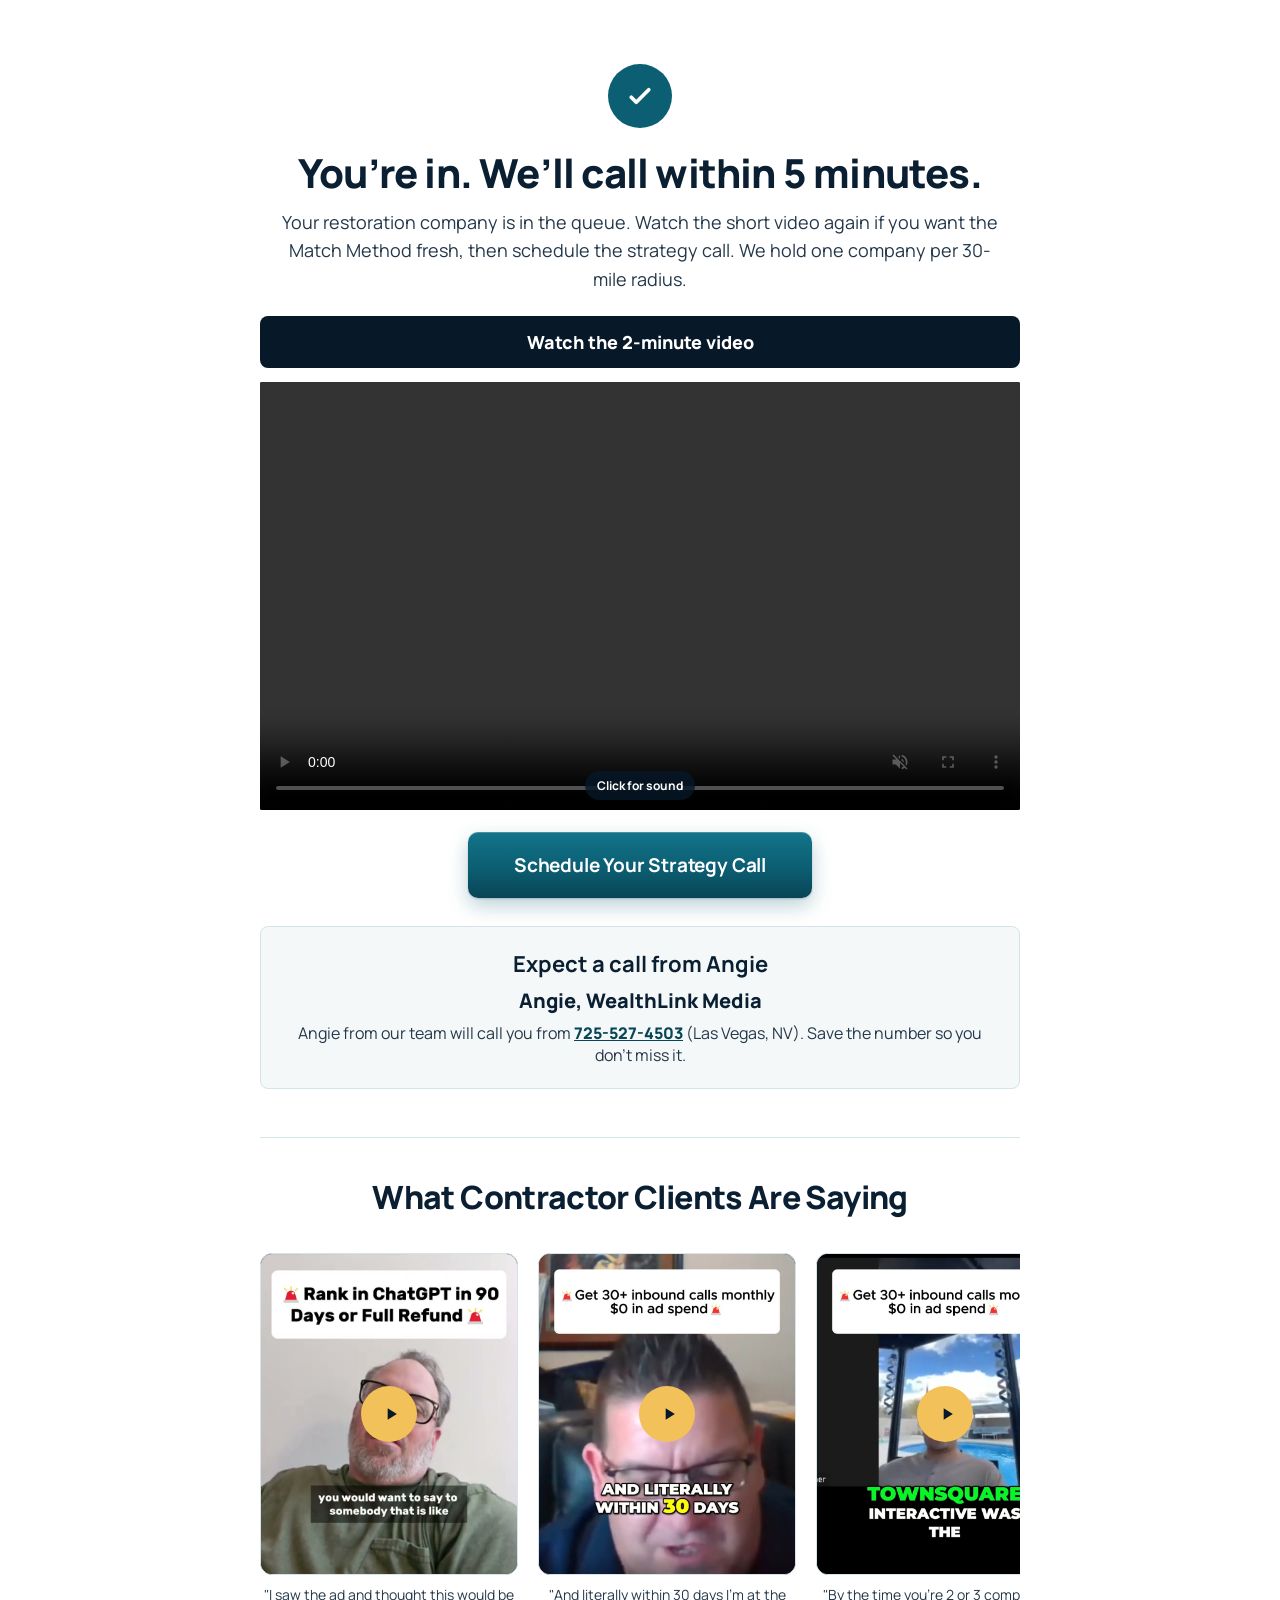
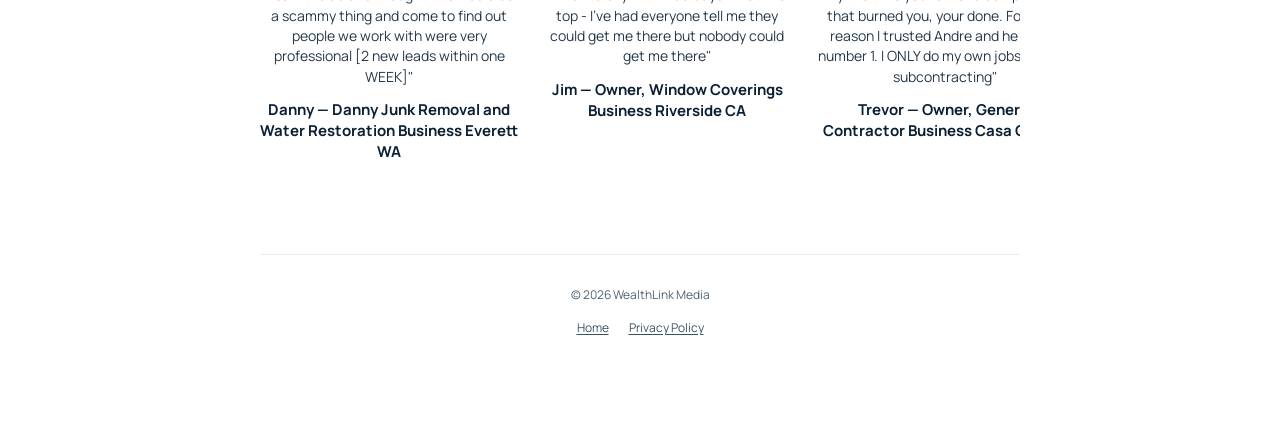
<file: thank-you.html>
<!doctype html>
<html lang="en">
<head>
<meta charset="utf-8">
<meta name="viewport" content="width=device-width, initial-scale=1">
<link rel="icon" type="image/svg+xml" href="assets/favicon.svg">
<title>We Will Call You Within 5 Minutes | WealthLink Media</title>
<meta name="robots" content="noindex">
<link rel="preconnect" href="https://fonts.googleapis.com">
<link rel="preconnect" href="https://fonts.gstatic.com" crossorigin>
<link href="https://fonts.googleapis.com/css2?family=Manrope:wght@400;600;700;800&display=swap" rel="stylesheet">
<link rel="stylesheet" href="css/style.css">
<script src="js/config.js"></script>
</head>
<body>
<div class="page">
  <div class="subpage">
    <div class="success-icon" aria-hidden="true">
      <svg viewBox="0 0 24 24" width="30" height="30" fill="none" stroke="#fff" stroke-width="3" stroke-linecap="round" stroke-linejoin="round"><path d="M5 13l4 4L19 7"/></svg>
    </div>
    <h1>You&rsquo;re in. We&rsquo;ll call within 5 minutes.</h1>
    <p class="page-copy" id="thanksCopy">Your restoration company is in the queue. Watch the short video again if you want the Match Method fresh, then schedule the strategy call. We hold one company per 30-mile radius.</p>

    <h2 class="step-heading" id="stepBar">Watch the 2-minute video</h2>
    <div id="explainer-video"></div>

    <p style="text-align:center;margin:22px 0 0;">
      <a class="cta" href="book-tracked.html">Schedule Your Strategy Call</a>
    </p>

    <div class="contact-card" id="thankYouContact">
      <h2 id="thankYouContactHeading">Expect a call from Angie</h2>
      <p class="contact-name" id="thankYouContactName">Angie, WealthLink Media</p>
      <p class="reach-note" id="thankYouContactNote">Angie from our team will call you from <a href="tel:+17255274503">725-527-4503</a> (Las Vegas, NV). Save the number so you don't miss it.</p>
    </div>

    <section class="videos" aria-labelledby="ty-videos">
      <h2 id="ty-videos">What Contractor Clients Are Saying</h2>
      <div id="booking-testimonials" class="rail"></div>
    </section>

    <footer class="legal">
      <p>© 2026 WealthLink Media</p>
      <p class="legal-links">
        <a href="index.html">Home</a>
        <a href="privacy.html">Privacy Policy</a>
      </p>
    </footer>
  </div>
</div>
<script src="js/testimonials-data.js"></script>
<script src="js/main.js"></script>
<script>
  (function () {
    var c = window.RANKFLOW_CONFIG && window.RANKFLOW_CONFIG.THANK_YOU_CONTACT;
    if (!c) return;
    var heading = document.getElementById("thankYouContactHeading");
    var name = document.getElementById("thankYouContactName");
    var note = document.getElementById("thankYouContactNote");
    if (heading) heading.textContent = c.heading;
    if (name) name.textContent = c.name;
    if (note && c.phoneTel && c.phoneDisplay) {
      note.textContent = "";
      note.appendChild(document.createTextNode(c.noteBefore || ""));
      var link = document.createElement("a");
      link.href = "tel:" + c.phoneTel;
      link.textContent = c.phoneDisplay;
      note.appendChild(link);
      note.appendChild(document.createTextNode(c.noteAfter || ""));
    }
  })();
  renderExplainerVideo("explainer-video", "stepBar", { autoplay: true });
  renderTestimonials("booking-testimonials", window.THANK_YOU_TESTIMONIAL_IDS);
  (function () {
    try {
      var stored = JSON.parse(sessionStorage.getItem("rankflow_lead") || "{}");
      var cta = document.querySelector('a.cta[href="book-tracked.html"]');
      if (cta && (stored.bookingPage === "book-tracked.html" || stored.bookingPage === "book-untracked.html")) {
        cta.href = stored.bookingPage;
      }
    } catch (e) {}
    var name = getLeadFirstName();
    if (!name) return;
    var el = document.getElementById("thanksCopy");
    el.textContent = name + ", your restoration company is in the queue. Watch the short video again if you want the Match Method fresh, then schedule the strategy call. We hold one company per 30-mile radius.";
  })();
</script>
</body>
</html>
</file>
<file: css/style.css>
/* WealthLink Media — water damage restoration funnel.
   Layout rhythm follows a single-column VSL page: hero, proof cards,
   portrait video rail, legal footer.
   Palette is deep navy and teal with an amber accent. No red. */

@font-face {
  font-family: "Manrope Local";
  src: local("Manrope"), local("Segoe UI");
  font-weight: 400 800;
  font-display: swap;
}

:root {
  --ink: #0B1F33;
  --body: #24384A;
  --muted: #3A5164;
  --faint: #4E6576;
  --line: #D5E3EA;
  --line-soft: #E7EFF3;
  --paper: #F4F8F9;
  --white: #FFFFFF;
  --teal: #0C5E72;
  --teal-mid: #12748A;
  --teal-deep: #084556;
  --aqua: #14788A;
  --amber: #F3C15A;
  --amber-ink: #6B4A08;
  --navy: #071828;
  --shadow: rgba(7, 24, 40, 0.16);
  color-scheme: light;
}

* { box-sizing: border-box; }
html, body { margin: 0; padding: 0; background: var(--white); }
html { scroll-behavior: smooth; }
@media (prefers-reduced-motion: reduce) { html { scroll-behavior: auto; } }

body {
  font-family: "Manrope", "Segoe UI", "Avenir Next", system-ui, sans-serif;
  color: var(--ink);
  -webkit-font-smoothing: antialiased;
}

img { max-width: 100%; display: block; }
button, input { font-family: inherit; }

.skip {
  position: absolute;
  left: 12px;
  top: 12px;
  background: var(--navy);
  color: #fff;
  padding: 10px 14px;
  border-radius: 8px;
  z-index: 20;
  transform: translateY(-140%);
}
.skip:focus { transform: none; }

.hl {
  background-image: linear-gradient(var(--amber), var(--amber));
  background-repeat: no-repeat;
  background-size: 100% 0.92em;
  background-position: 0 0.28em;
  padding: 0 8px;
  -webkit-box-decoration-break: clone;
  box-decoration-break: clone;
}
.hl-sm { padding: 0 4px; }

.page {
  min-height: 100vh;
  padding: 56px 24px 96px;
  display: flex;
  flex-direction: column;
  align-items: center;
  text-align: center;
}

.hero {
  width: 100%;
  max-width: 860px;
  display: flex;
  flex-direction: column;
  align-items: center;
  gap: 28px;
}

.eyebrow {
  margin: 0;
  font-size: 14px;
  font-weight: 700;
  letter-spacing: 0.16em;
  text-transform: uppercase;
  color: var(--muted);
  text-align: center;
}

h1 {
  margin: 0;
  font-size: 46px;
  line-height: 1.34;
  font-weight: 800;
  letter-spacing: -0.02em;
  text-align: center;
  text-wrap: balance;
}

.hero-sub {
  margin: 6px 0 0;
  font-size: 24px;
  line-height: 1.5;
  color: var(--body);
  text-align: center;
  max-width: 720px;
  text-wrap: pretty;
}

.vsl {
  position: relative;
  width: 100%;
  background: #000;
  border-radius: 2px;
  margin-top: 16px;
  overflow: hidden;
  padding-top: 56.25%;
}
.vsl > video {
  position: absolute;
  inset: 0;
  width: 100%;
  height: 100%;
  border: 0;
  background: #000;
  object-fit: contain;
}

.vsl-note {
  margin: 0;
  font-size: 18px;
  color: var(--body);
  text-align: center;
}

.form-head {
  width: 100%;
  max-width: 640px;
  margin-top: 28px;
  display: flex;
  flex-direction: column;
  gap: 14px;
  align-items: center;
}
.form-head h2 {
  margin: 0;
  font-size: 36px;
  line-height: 1.18;
  font-weight: 700;
  letter-spacing: -0.01em;
  text-align: center;
  text-wrap: balance;
}
.form-head p {
  margin: 0;
  font-size: 19px;
  line-height: 1.55;
  color: var(--body);
  text-align: center;
  text-wrap: pretty;
}

.form-shell {
  width: 100%;
  max-width: 640px;
  margin-top: 4px;
  border: 1px solid var(--line);
  border-radius: 4px;
  padding: 22px 22px 18px;
  background: #fff;
  scroll-margin-top: 32px;
}

.cta {
  display: inline-flex;
  align-items: center;
  justify-content: center;
  background: linear-gradient(180deg, var(--teal-mid) 0%, var(--teal) 55%, var(--teal-deep) 100%);
  color: #fff;
  font-size: 19px;
  font-weight: 700;
  letter-spacing: -0.01em;
  padding: 20px 46px;
  border-radius: 10px;
  border: 0;
  text-decoration: none;
  text-align: center;
  cursor: pointer;
  box-shadow:
    inset 0 1px 0 rgba(255, 255, 255, 0.22),
    0 1px 2px rgba(7, 24, 40, 0.18),
    0 8px 20px rgba(12, 94, 114, 0.28);
  transition: transform 0.12s ease, box-shadow 0.12s ease, background 0.12s ease;
}
.cta:hover,
.cta:focus-visible {
  background: linear-gradient(180deg, #0E6A80 0%, #0A5264 55%, #073E4C 100%);
  color: #fff;
  text-decoration: none;
  transform: translateY(-2px);
  box-shadow:
    inset 0 1px 0 rgba(255, 255, 255, 0.22),
    0 2px 4px rgba(7, 24, 40, 0.2),
    0 14px 28px rgba(12, 94, 114, 0.34);
}
.cta:focus-visible {
  outline: 3px solid rgba(12, 94, 114, 0.4);
  outline-offset: 3px;
}
.cta:active {
  transform: translateY(1px);
  box-shadow:
    inset 0 2px 5px rgba(4, 28, 36, 0.35),
    0 1px 2px rgba(7, 24, 40, 0.2);
}
button.cta { width: 100%; }
@media (prefers-reduced-motion: reduce) {
  .cta { transition: none; }
  .cta:hover, .cta:focus-visible, .cta:active { transform: none; }
}

.proof {
  width: 100%;
  max-width: 1120px;
  margin-top: 88px;
  padding-top: 72px;
  border-top: 1px solid var(--line);
  display: flex;
  flex-direction: column;
  align-items: center;
  gap: 44px;
}
.proof-head {
  display: flex;
  flex-direction: column;
  align-items: center;
  gap: 14px;
  max-width: 820px;
}
.proof-head .eyebrow { font-size: 13px; }
.proof-head h2 {
  margin: 0;
  font-size: 42px;
  line-height: 1.22;
  font-weight: 800;
  letter-spacing: -0.02em;
  text-align: center;
  text-wrap: balance;
}

.stats {
  list-style: none;
  display: grid;
  grid-template-columns: repeat(4, 1fr);
  gap: 12px;
  width: 100%;
  margin: 8px 0 0;
  padding: 0;
}
.stats li {
  background: var(--paper);
  border: 1px solid var(--line);
  border-radius: 8px;
  padding: 14px 10px 12px;
  text-align: center;
}
.stats strong {
  display: block;
  font-size: 22px;
  letter-spacing: -0.03em;
  color: var(--teal-deep);
}
.stats span {
  display: block;
  margin-top: 4px;
  font-size: 13px;
  line-height: 1.35;
  color: var(--muted);
  font-weight: 600;
}

.proof-grid {
  width: 100%;
  display: grid;
  grid-template-columns: repeat(3, 1fr);
  gap: 20px;
}
.card {
  border: 1px solid var(--line);
  border-radius: 6px;
  overflow: hidden;
  display: flex;
  flex-direction: column;
  background: #fff;
}
.card-body {
  padding: 26px 28px 28px;
  display: flex;
  flex-direction: column;
  align-items: center;
  gap: 14px;
  flex: 1;
  text-align: center;
}
.card-body h3 {
  margin: 0;
  font-size: 24px;
  line-height: 1.22;
  font-weight: 800;
  letter-spacing: -0.02em;
  text-wrap: pretty;
}
.metric {
  margin: 0;
  font-size: 18px;
  line-height: 1.4;
  font-weight: 700;
  color: var(--ink);
  text-wrap: pretty;
}
.quote {
  margin: 0;
  width: 100%;
  flex: 1;
  display: flex;
  align-items: center;
  justify-content: center;
  font-size: 16px;
  line-height: 1.55;
  color: var(--body);
  text-wrap: pretty;
}
.quote span {
  display: block;
  width: 100%;
}
.card-media {
  width: 100%;
  aspect-ratio: 3 / 2;
  background: #fff;
  display: flex;
  align-items: center;
  justify-content: center;
  overflow: hidden;
}
.card-photo {
  display: block;
  width: 100%;
  height: 100%;
  object-fit: cover;
  object-position: center;
}
.card-photo-logo {
  object-fit: contain;
  object-position: center;
  background: #fff;
}

[hidden] { display: none !important; }

.videos {
  width: 100%;
  max-width: 1120px;
  margin-top: 88px;
  padding-top: 72px;
  border-top: 1px solid var(--line);
  display: flex;
  flex-direction: column;
  align-items: center;
  gap: 36px;
}
.videos h2 {
  margin: 0;
  font-size: 42px;
  line-height: 1.22;
  font-weight: 800;
  letter-spacing: -0.02em;
  text-align: center;
  text-wrap: balance;
}
.rail,
.videos .testimonial-grid {
  width: 100%;
  display: flex;
  gap: 20px;
  overflow-x: auto;
  overscroll-behavior-x: contain;
  scroll-snap-type: x mandatory;
  -webkit-overflow-scrolling: touch;
  padding-bottom: 12px;
}
.vid {
  flex: 0 0 258px;
  scroll-snap-align: start;
}
.vid-frame {
  position: relative;
  aspect-ratio: 4 / 5;
  border-radius: 12px;
  overflow: hidden;
  background: var(--navy);
  border: 1px solid var(--line);
}
.vid-name {
  margin: 12px 0 0;
  font-size: 15px;
  font-weight: 700;
  color: var(--ink);
  text-align: center;
}
.vid-biz {
  margin: 3px 0 0;
  font-size: 13px;
  color: var(--muted);
  text-align: center;
}
.testimonial-quote {
  margin: 10px 0 0;
  font-size: 14px;
  line-height: 1.45;
  color: var(--body);
  text-align: center;
}

.legal {
  width: 100%;
  max-width: 860px;
  margin-top: 80px;
  padding-top: 30px;
  border-top: 1px solid var(--line-soft);
  display: flex;
  flex-direction: column;
  gap: 14px;
}
.legal p {
  margin: 0;
  font-size: 12px;
  line-height: 1.62;
  color: var(--faint);
  text-align: center;
  text-wrap: pretty;
}
.legal strong { color: var(--muted); font-weight: 700; }
.legal-links {
  display: flex;
  flex-wrap: wrap;
  justify-content: center;
  gap: 20px;
  margin-top: 4px;
}
.legal-links a,
.legal a {
  font-size: 12px;
  color: var(--muted);
  text-decoration: underline;
  text-underline-offset: 2px;
}
.legal-links a:hover,
.legal a:hover { color: var(--ink); }

/* Lead form — same field hooks the windows system expects. */
.lead-form .field {
  display: grid;
  grid-template-rows: 1fr;
  margin-bottom: 16px;
  position: relative;
  z-index: 1;
}
.lead-form .field > .field-inner { min-height: 0; overflow: hidden; }
.lead-form .field.is-open > .field-inner { overflow: visible; transform: none; }
.lead-form .field.is-hidden {
  grid-template-rows: 0fr;
  opacity: 0;
  margin-bottom: 0;
  pointer-events: none;
}
.lead-form .field[data-step="businessName"] { z-index: 60; }
.lead-form label {
  display: block;
  text-align: center;
  text-transform: uppercase;
  letter-spacing: 0.04em;
  font-size: 12px;
  font-weight: 800;
  margin-bottom: 6px;
  color: var(--ink);
}
.lead-form .field.is-done > .field-inner > label::after {
  content: " ✓";
  color: #1B6B45;
}
.lead-form input[type="text"],
.lead-form input[type="tel"] {
  width: 100%;
  text-align: center;
  padding: 14px 16px;
  border: 1.5px solid #C5D5DE;
  border-radius: 10px;
  font-size: 16px;
  color: var(--ink);
  background: #fff;
}
.lead-form input:focus {
  outline: none;
  border-color: var(--teal);
  box-shadow: 0 0 0 3px rgba(12, 94, 114, 0.2);
}
.lead-form .field.has-error input {
  border-color: var(--amber-ink);
  box-shadow: 0 0 0 3px rgba(107, 74, 8, 0.18);
}
.field-error {
  display: none;
  margin: 6px 0 0;
  font-size: 13px;
  font-weight: 700;
  color: var(--amber-ink);
  text-align: center;
}
.field.has-error .field-error { display: block; }
.fine-print {
  margin: 10px 0 0;
  text-align: center;
  font-size: 13px;
  color: var(--muted);
}
.form-progress {
  height: 3px;
  background: var(--line);
  border-radius: 2px;
  overflow: hidden;
  margin: 0 0 18px;
}
.form-progress i {
  display: block;
  height: 100%;
  width: 0%;
  background: linear-gradient(90deg, var(--teal-deep), var(--teal-mid) 60%, var(--amber));
}
.step-count {
  margin: 0 0 10px;
  text-align: center;
  font-size: 13px;
  font-weight: 800;
  letter-spacing: 0.08em;
  text-transform: uppercase;
  color: var(--muted);
}
.choice-list {
  margin: 0;
  padding: 0;
  border: 0;
  display: flex;
  flex-direction: column;
  gap: 10px;
}
.choice-list legend {
  float: none;
  width: 100%;
  margin: 0 0 4px;
  padding: 0;
  text-align: center;
  font-size: 18px;
  line-height: 1.35;
  font-weight: 800;
  color: var(--ink);
  text-wrap: balance;
}
.lead-form .choice {
  display: flex;
  align-items: center;
  justify-content: center;
  gap: 10px;
  margin: 0;
  padding: 14px 14px;
  border: 1.5px solid #C5D5DE;
  border-radius: 10px;
  background: #fff;
  text-align: center;
  text-transform: none;
  letter-spacing: 0;
  font-size: 16px;
  font-weight: 700;
  line-height: 1.35;
  color: var(--ink);
  cursor: pointer;
}
.lead-form .choice input {
  width: 18px;
  height: 18px;
  flex: 0 0 auto;
  accent-color: #0C5E72;
}
.lead-form .choice:has(input:checked) {
  border-color: var(--teal);
  background: #E7F4F7;
  box-shadow: 0 0 0 3px rgba(12, 94, 114, 0.15);
}
.lead-form .select-label {
  margin: 8px 0 0;
  text-transform: none;
  letter-spacing: 0;
  font-size: 14px;
  font-weight: 800;
}
.lead-form select {
  width: 100%;
  text-align: center;
  text-align-last: center;
  padding: 14px 16px;
  border: 1.5px solid #C5D5DE;
  border-radius: 10px;
  font-size: 16px;
  font-weight: 700;
  color: var(--ink);
  background: #fff;
}
.lead-form select:focus {
  outline: none;
  border-color: var(--teal);
  box-shadow: 0 0 0 3px rgba(12, 94, 114, 0.2);
}
.lead-form .field.has-error select {
  border-color: var(--amber-ink);
  box-shadow: 0 0 0 3px rgba(107, 74, 8, 0.18);
}
.form-next { margin-top: 16px; }
.form-back {
  display: block;
  margin: 4px auto 0;
  padding: 8px 12px;
  border: 0;
  background: none;
  color: var(--teal-deep);
  font-weight: 800;
  font-size: 15px;
  cursor: pointer;
}
.form-back[hidden] { display: none !important; }
.form-screenout[hidden],
.step-count[hidden],
.form-progress[hidden] { display: none !important; }
.form-screenout p {
  margin: 4px 0 18px;
  text-align: center;
  font-size: 18px;
  line-height: 1.45;
  font-weight: 700;
  color: var(--ink);
}
.form-screenout .cta { width: 100%; }
.autocomplete-wrapper { position: relative; }
.ac-suggestions {
  position: absolute;
  top: calc(100% + 6px);
  left: 0;
  right: 0;
  margin: 0;
  padding: 5px;
  list-style: none;
  background: #fff;
  border: 1px solid var(--line);
  border-radius: 10px;
  box-shadow: 0 12px 34px rgba(7, 24, 40, 0.14);
  max-height: 264px;
  overflow-y: auto;
  z-index: 100;
}
.ac-item {
  display: flex;
  align-items: center;
  justify-content: center;
  gap: 9px;
  padding: 9px 10px;
  border-radius: 7px;
  cursor: pointer;
  text-align: center;
}
.ac-item.active,
.ac-item:hover { background: #E7F4F7; }
.ac-item svg {
  width: 15px;
  height: 15px;
  flex-shrink: 0;
  margin-top: 2px;
  color: var(--teal);
}
.ac-text { display: flex; flex-direction: column; min-width: 0; }
.ac-name { font-weight: 700; font-size: 14px; line-height: 1.3; }
.ac-addr {
  font-size: 12px;
  color: var(--muted);
  line-height: 1.35;
  overflow: hidden;
  text-overflow: ellipsis;
  white-space: nowrap;
}
.ac-spinner {
  position: absolute;
  right: 12px;
  top: 14px;
  width: 16px;
  height: 16px;
  border: 2px solid var(--line);
  border-top-color: var(--teal);
  border-radius: 50%;
  animation: acSpin 0.7s linear infinite;
}
@keyframes acSpin { to { transform: rotate(360deg); } }
.autocomplete-wrapper.is-picked input {
  border-color: #1B6B45;
  background-image: url("data:image/svg+xml,%3Csvg xmlns='http://www.w3.org/2000/svg' viewBox='0 0 24 24' fill='none' stroke='%231B6B45' stroke-width='3' stroke-linecap='round'%3E%3Cpath d='M5 13l4 4 10-10'/%3E%3C/svg%3E");
  background-repeat: no-repeat;
  background-position: right 12px center;
  background-size: 15px;
  padding-right: 36px;
}

/* Portrait placeholders and the explainer card. */
.video-card { position: relative; cursor: pointer; }
.vid-frame.video-card { width: 100%; margin: 0; aspect-ratio: 4 / 5; }
.video-card img,
.video-card video,
.video-card .hover-video {
  position: absolute;
  inset: 0;
  width: 100%;
  height: 100%;
  object-fit: cover;
}
.video-card .hover-video {
  opacity: 0;
  pointer-events: none;
}
.video-card.is-previewing .hover-video { opacity: 1; }
.video-card.is-committed .hover-video { pointer-events: auto; }
.video-card.is-previewing img,
.video-card.is-previewing .play-btn { opacity: 0; }
.play-btn {
  position: absolute;
  top: 50%;
  left: 50%;
  transform: translate(-50%, -50%);
  width: 56px;
  height: 56px;
  border-radius: 50%;
  background: var(--amber);
  display: flex;
  align-items: center;
  justify-content: center;
  pointer-events: none;
  z-index: 2;
}
.play-btn svg { width: 20px; height: 20px; fill: var(--navy); margin-left: 3px; }
.video-card .sound-hint {
  position: absolute;
  bottom: 10px;
  left: 50%;
  transform: translateX(-50%);
  background: rgba(7, 24, 40, 0.82);
  color: #fff;
  font-size: 12px;
  font-weight: 700;
  padding: 6px 12px;
  border-radius: 999px;
  opacity: 0;
  pointer-events: none;
  z-index: 3;
  white-space: nowrap;
}
.video-card.is-muted .sound-hint { opacity: 1; }
.placeholder-thumb {
  position: absolute;
  inset: 0;
  display: flex;
  flex-direction: column;
  align-items: center;
  justify-content: flex-end;
  padding: 16px 12px 18px;
  background:
    linear-gradient(180deg, rgba(255, 255, 255, 0.08), rgba(7, 24, 40, 0.45)),
    repeating-linear-gradient(135deg, #14596C 0 14px, #0C4554 14px 28px);
}
.placeholder-badge {
  position: absolute;
  top: 10px;
  left: 10px;
  background: var(--navy);
  color: #fff;
  border: 1px solid var(--amber);
  font-size: 10px;
  font-weight: 800;
  letter-spacing: 0.08em;
  text-transform: uppercase;
  padding: 4px 8px;
  border-radius: 999px;
}
.placeholder-thumb-label {
  margin: 52px 0 0;
  color: #fff;
  font-size: 14px;
  font-weight: 800;
  line-height: 1.3;
  text-align: center;
}
.video-card.is-placeholder { cursor: default; }

.explainer-video-wrap { width: 100%; margin: 0 auto 8px; }
.explainer-video-wrap .video-card {
  aspect-ratio: 16 / 9;
  max-height: none;
  background: #000;
  border-radius: 2px;
  overflow: hidden;
}
.explainer-video-wrap.is-placeholder .video-card {
  border: 2px dashed var(--teal);
  background: var(--navy);
}

/* Inner pages */
.subpage { width: 100%; max-width: 760px; }
.subpage h1 { font-size: 40px; }
.page-copy {
  margin: 8px auto 0;
  max-width: 40em;
  text-align: center;
  font-size: 18px;
  line-height: 1.6;
  color: var(--body);
}
.page-copy a { color: var(--teal-deep); font-weight: 700; }
.success-icon {
  width: 64px;
  height: 64px;
  border-radius: 50%;
  background: var(--teal);
  display: flex;
  align-items: center;
  justify-content: center;
  margin: 8px auto 18px;
}
.contact-card {
  width: 100%;
  margin-top: 28px;
  border: 1px solid var(--line);
  border-radius: 8px;
  padding: 22px 20px;
  text-align: center;
  background: var(--paper);
}
.contact-card h2 {
  margin: 0 0 8px;
  font-size: 22px;
}
.contact-name {
  margin: 0;
  font-size: 20px;
  font-weight: 800;
}
.reach-note {
  margin: 8px 0 0;
  color: var(--body);
  font-size: 16px;
}
.reach-note a {
  color: var(--teal-deep);
  font-weight: 800;
}
.report-heading {
  margin: 8px 0;
  font-size: 28px;
  line-height: 1.3;
  font-weight: 800;
  text-align: center;
  text-wrap: balance;
}
.report-subheading {
  margin: 0 0 8px;
  text-align: center;
  font-size: 17px;
  line-height: 1.5;
  color: var(--body);
}
.step-bar,
#stepBar.step-heading {
  width: 100%;
  background: var(--navy);
  color: #fff;
  text-align: center;
  font-weight: 800;
  font-size: 18px;
  line-height: 1.35;
  padding: 14px 16px;
  border-radius: 8px;
  margin: 22px 0 14px;
}
.step2-heading {
  text-align: center;
  font-weight: 800;
  font-size: 22px;
  margin: 22px 0 12px;
}
.calendar-card { width: 100%; margin-bottom: 28px; }
.calendar-loading {
  text-align: center;
  color: var(--navy);
  background: var(--paper);
  border: 2px dashed var(--teal);
  border-radius: 12px;
  padding: 32px 16px;
  font-size: 18px;
  font-weight: 800;
}
.subpage .videos { margin-top: 48px; padding-top: 40px; }
.subpage .videos h2 { font-size: 32px; }

.legal-page {
  width: 100%;
  max-width: 40em;
  align-items: center;
  text-align: center;
}
.legal-page h1 { text-align: center; font-size: 32px; }
.legal-page h2 {
  text-align: center;
  font-size: 20px;
  margin: 28px 0 8px;
}
.legal-page p,
.legal-updated {
  text-align: center;
  font-size: 16px;
  line-height: 1.6;
  color: var(--body);
  margin: 0 0 12px;
}
.legal-updated { color: var(--muted); font-size: 14px; }
.legal-page a { color: var(--teal-deep); font-weight: 700; }
.back-link {
  margin: 0 0 12px;
  font-weight: 700;
  text-align: center;
}
.back-link a { color: var(--teal-deep); text-decoration: none; }
.back-link a:hover { text-decoration: underline; }

@media (max-width: 1000px) {
  .stats { grid-template-columns: repeat(2, 1fr); }
}

@media (max-width: 760px) {
  .page { padding: 40px 18px 72px; }
  h1 { font-size: 30px; line-height: 1.36; }
  h1 br { display: none; }
  .hero-sub { font-size: 18px; }
  .vsl-note { font-size: 16px; }
  .form-head h2 { font-size: 26px; }
  .form-head p { font-size: 17px; }
  .form-shell { padding: 16px 14px 14px; }
  .proof { margin-top: 64px; padding-top: 52px; gap: 32px; }
  .proof-head h2,
  .videos h2,
  .subpage h1 { font-size: 30px; }
  .proof-grid { grid-template-columns: 1fr; max-width: 420px; }
  .legal { margin-top: 56px; padding-top: 26px; }
  .videos { margin-top: 64px; padding-top: 52px; gap: 26px; }
  .vid { flex: 0 0 min(258px, 66vw); }
  .card-body { padding: 22px 22px 24px; }
  .card-body h3 { font-size: 22px; }
  .metric { font-size: 17px; }
  .cta { width: 100%; max-width: 420px; font-size: 18px; padding: 19px 22px; }
  button.cta { max-width: none; }
  .report-heading { font-size: 24px; }
}
</file>
